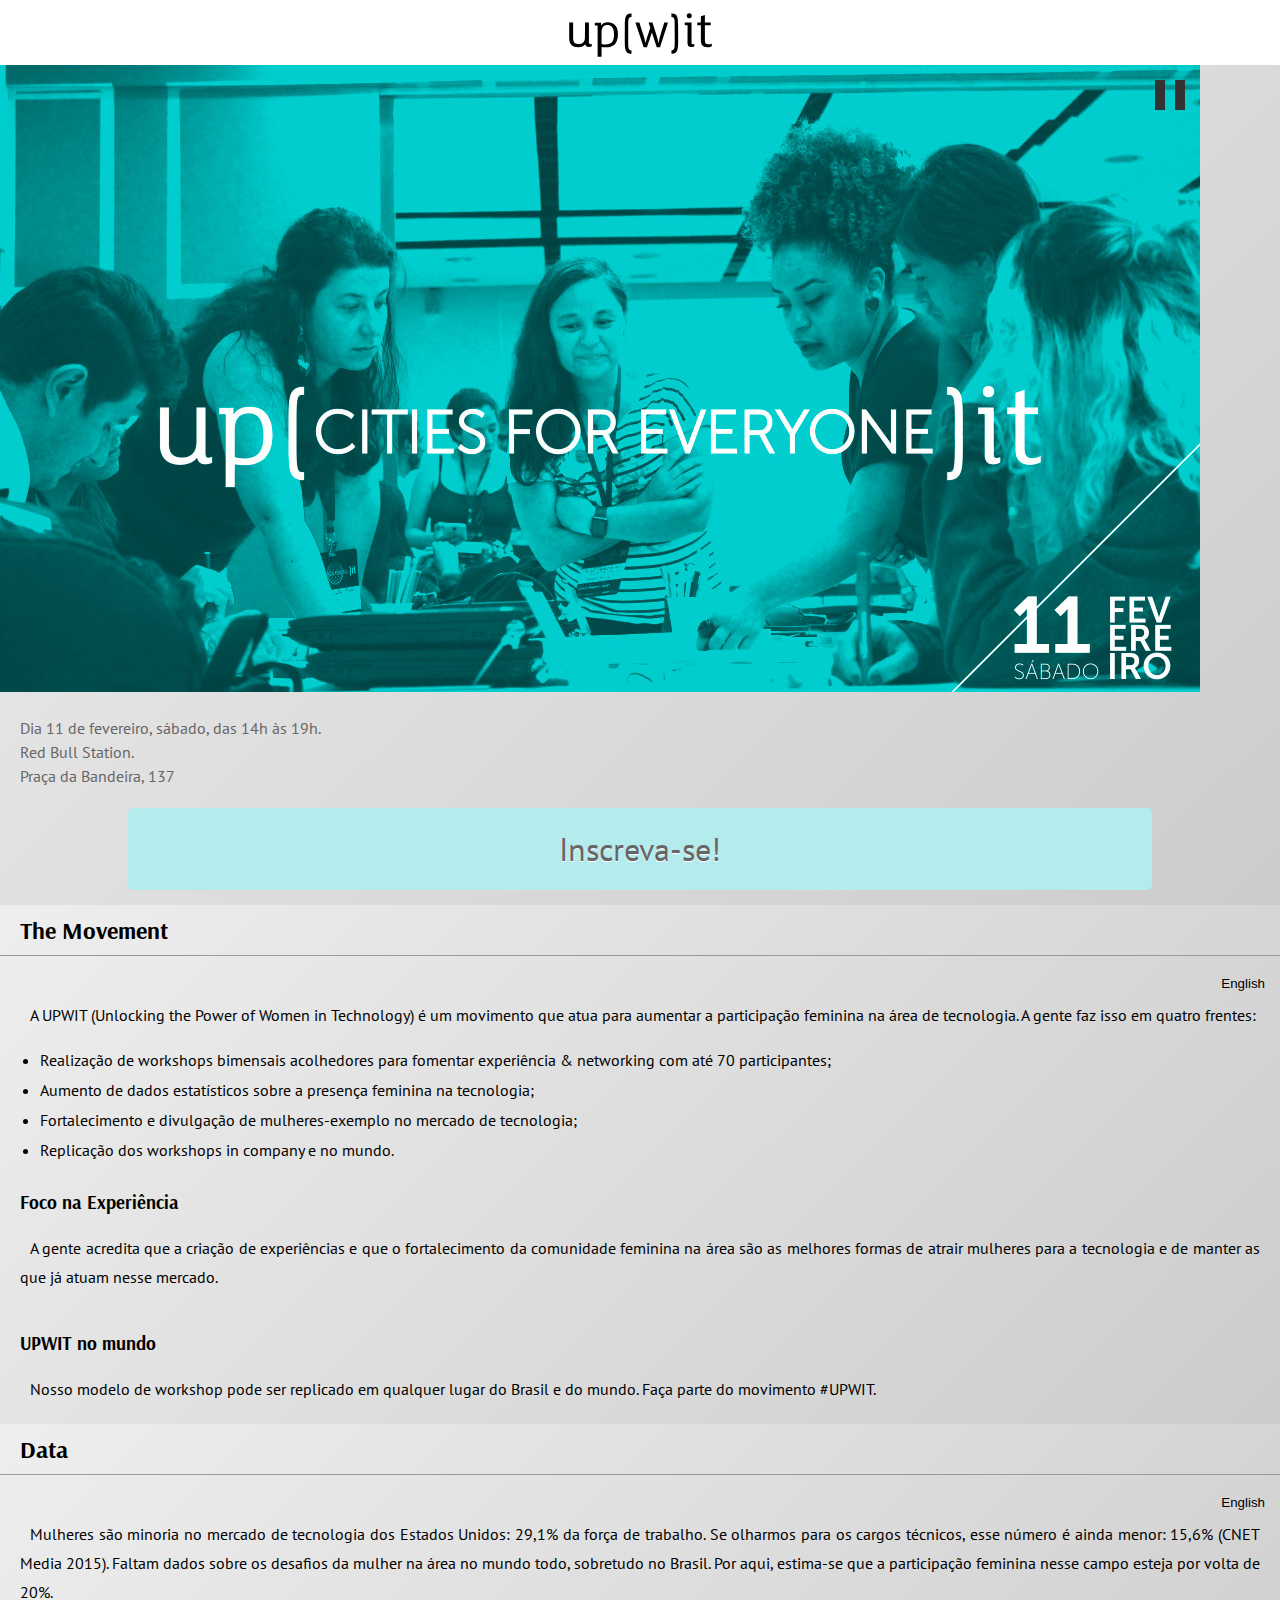
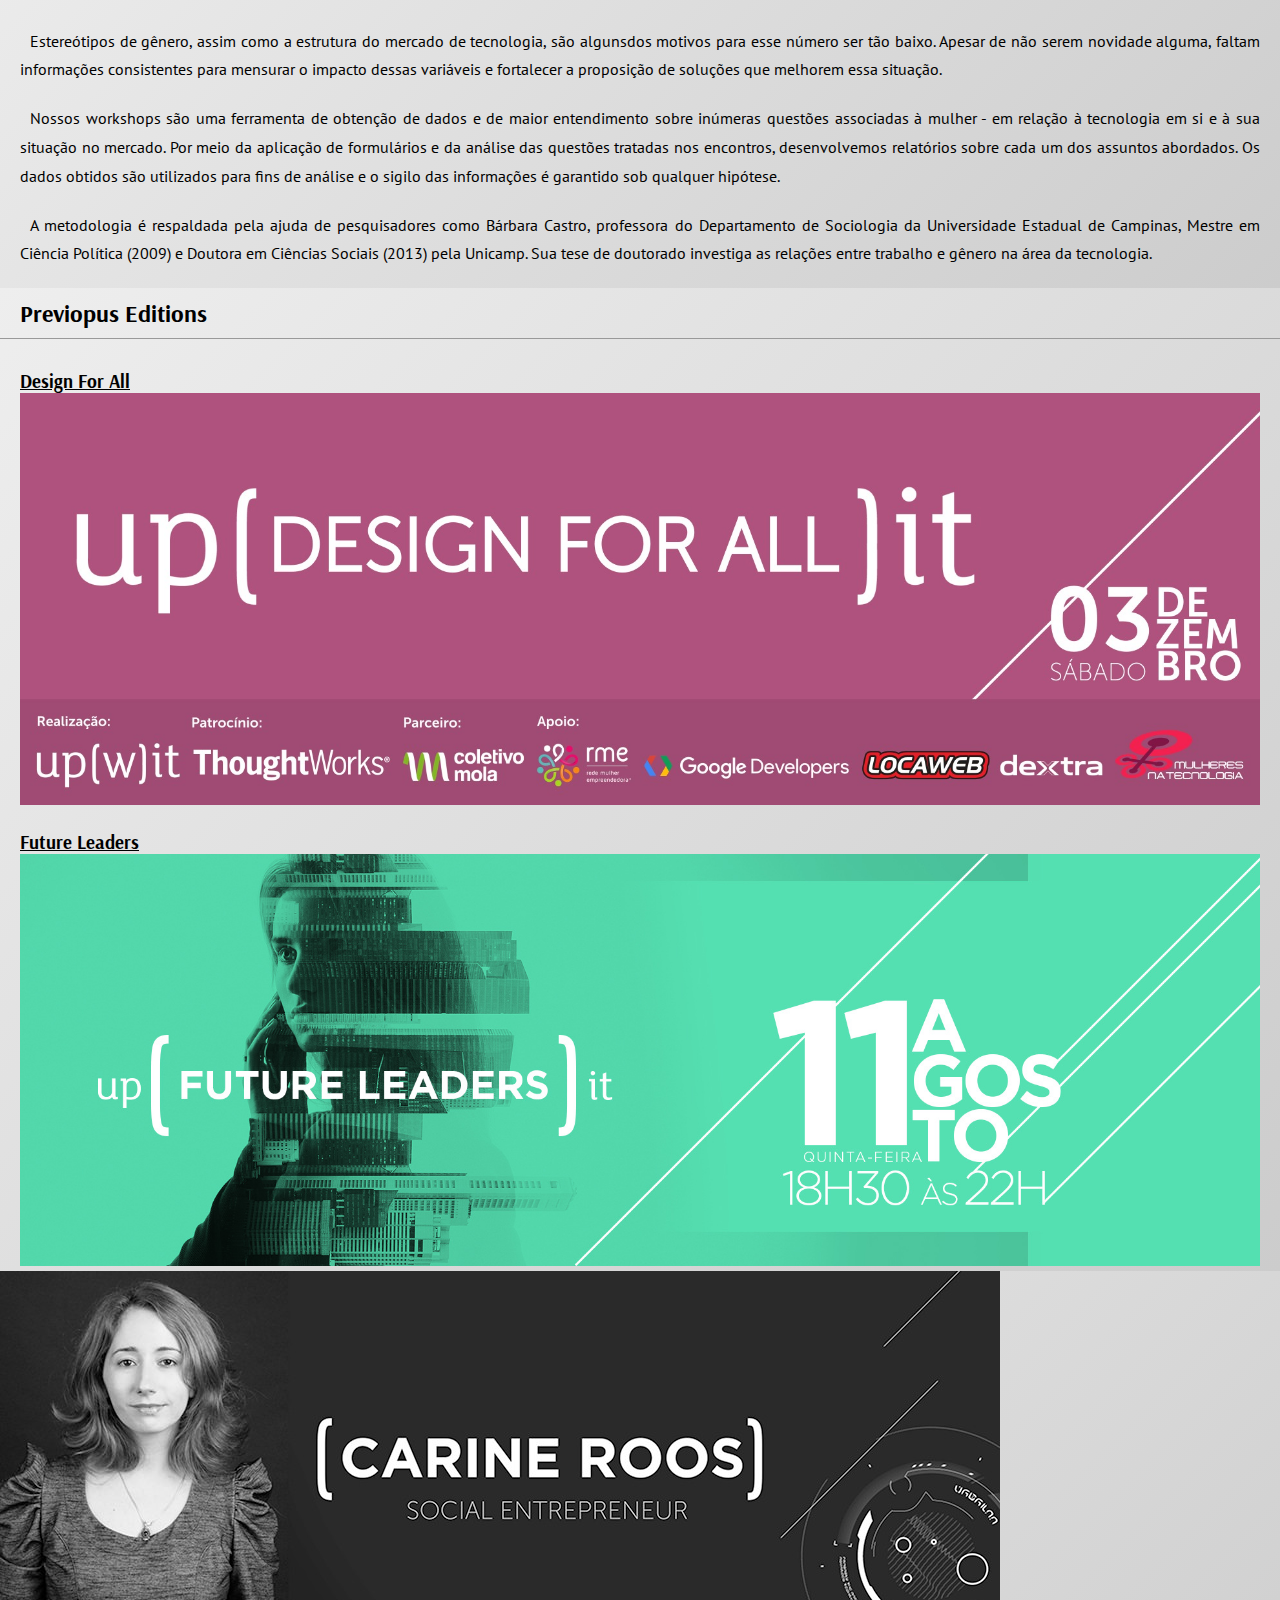
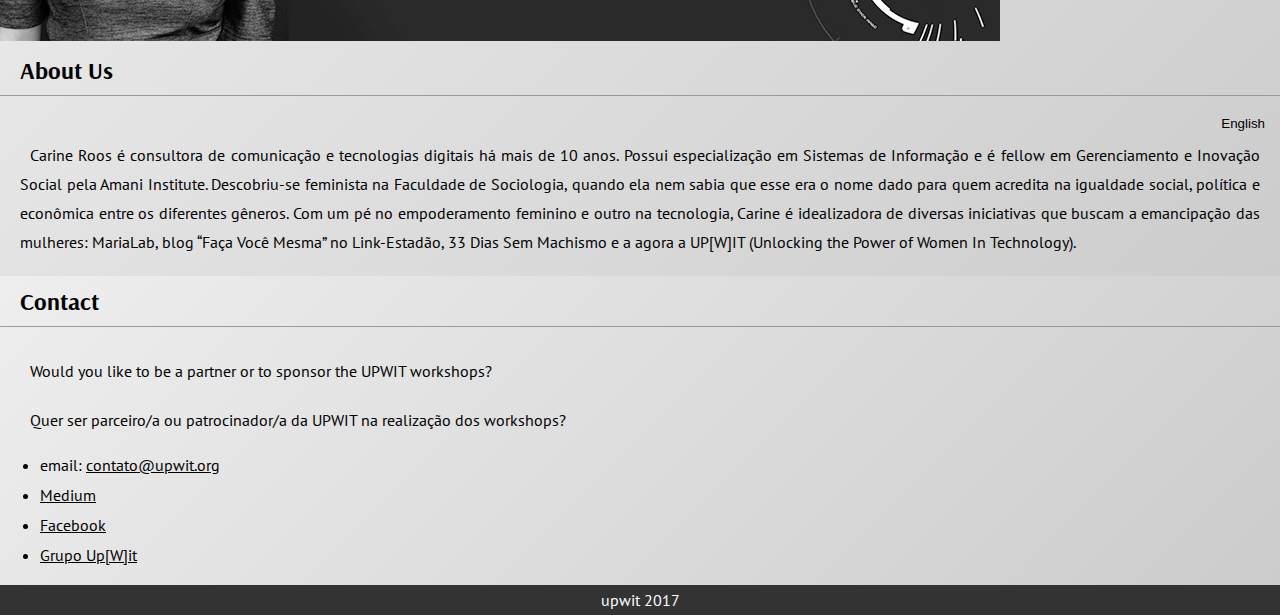
<file: index.html>
<!DOCTYPE html>
<html lang="pt-br">
<head>
	<meta charset="UTF-8">
	<meta name="viewport" content="width=device-width">
	<link href="https://fonts.googleapis.com/css?family=Arsenal" rel="stylesheet">
	<link href="https://fonts.googleapis.com/css?family=PT+Sans" rel="stylesheet">
	<link rel="stylesheet" href="css/upwit.css">
	<title>Cities for Everyone: UPWIT - Unlocking the Power of Women in Technology</title>
</head>
<body id="cities-for-everyone">
	<header class="header-nav">
		<h1 lang="en"><a href="#">UPWIT - Unlocking the Power of Women in Technology</a></h1>
		<nav>
			<button title="menu" class="nav-btn hidden-lg">
				<span class="bar"></span>
				<span class="bar"></span>
				<span class="bar"></span>
			</button>
			<ul class="nav-links" lang="en">
				<li><a lang="en" href="#the-movement">The Movement</a></li>
				<li><a lang="en" href="#data">Data</a></li>
				<li><a lang="en" href="#previous-editions">Previous Editions</a></li>
				<li><a lang="en" href="#about-us">About Us</a></li>
				<li><a lang="en" href="#contact">Contact</a></li>
			</ul>
		</nav>
	</header>

	<article id="featured">
		<h2 class="hidden-lg"><span lang="en"><a href="cities-for-everyone.html">Cities For Everyone</a></span></h2>
		<figure class="banner">
			<a href="cities-for-everyone.html">
				<img src="img/banners/citiesforeveryone_home_1200.jpg" alt="Cities for Everyone. Sábado 11 de fevereiro">
			</a>
			<figcaption>
				Dia 11 de fevereiro, sábado, das 14h às 19h. <br>
				Red Bull Station. <br>
				Praça da Bandeira, 137
			</figcaption>
			<button class="pause"></button>
		</figure>
		<a href="cities-for-everyone.html" class="inscricoes">Inscreva-se!</a>
	</article>

	<article id="the-movement">
		<h2>The Movement</h2>
		<button class="btn-traduzir" aria-live="polite">English</button>
		<section>
			<p>A UPWIT (Unlocking the Power of Women in Technology) é um movimento que atua para aumentar a participação feminina na área de tecnologia. A gente faz isso em quatro frentes:</p>

			<ul>
				<li>Realização de workshops bimensais acolhedores para fomentar experiência & networking com até 70 participantes;</li>
				<li>Aumento de dados estatísticos sobre a presença feminina na tecnologia;</li>
				<li>Fortalecimento e divulgação de mulheres-exemplo no mercado de tecnologia;</li>
				<li>Replicação dos workshops in company e no mundo.</li>
			</ul>

			<h3>Foco na Experiência</h3>

			<p>A gente acredita que a criação de experiências e que o fortalecimento da comunidade feminina na área são as melhores formas de atrair mulheres para a tecnologia e de manter as que já atuam nesse mercado.</p>

			<h3>UPWIT no mundo</h3>

			<p>Nosso modelo de workshop pode ser replicado em qualquer lugar do Brasil e do mundo. Faça parte do movimento #UPWIT.</p>
		</section>
		<section lang="en">
			<p>UPWIT - Unlocking the Power of Women in Technology - is a movement working towards the increase of women participation in technology. We have four main lines of work:</p>

			<ul>
				<li>Bi-monthly warm and welcoming workshops fostering experiences & networking with up to 70 atendees;</li>
				<li>Increase of statistical data about women participation in technology;</li>
				<li>Strengthening and promotion of role-model women in the IT market;</li>
				<li>Replication of the workshops in-company throughout the world.</li>
			</ul>

			<h3>Focus on Experience</h3>

			<p>We believe that the creation of experiences and the strengthening of the female community in this field are the best ways to attract more women for the technology careers and to retaining the ones that are already working in the IT market.</p>

			<h3>UPWIT in the world</h3>

			<p>Our model of workshops can be replicated throughout Brazil and anywhere else in the world. You can also join the #UPWIT movement</p>
		</section>
	</article>

	<article id="data">
		<h2>Data</h2>
		<button class="btn-traduzir" aria-live="polite">English</button>
		<section>
			<p>Mulheres são minoria no mercado de tecnologia dos Estados Unidos: 29,1% da força de trabalho. Se olharmos para os cargos técnicos, esse número é ainda menor: 15,6% (CNET Media 2015). Faltam dados sobre os desafios da mulher na área no mundo todo, sobretudo no Brasil. Por aqui, estima-se que a participação feminina nesse campo esteja por volta de 20%.</p>

			<p>Estereótipos de gênero, assim como a estrutura do mercado de tecnologia, são algunsdos motivos para esse número ser tão baixo. Apesar de não serem novidade alguma, faltam informações consistentes para mensurar o impacto dessas variáveis e fortalecer a proposição de soluções que melhorem essa situação.</p>

			<p>Nossos workshops são uma ferramenta de obtenção de dados e de maior entendimento sobre inúmeras questões associadas à mulher - em relação à tecnologia em si e à sua situação no mercado. Por meio da aplicação de formulários e da análise das questões tratadas nos encontros, desenvolvemos relatórios sobre cada um dos assuntos abordados. Os dados obtidos são utilizados para fins de análise e o sigilo das informações é garantido sob qualquer hipótese.</p>


			<p>A metodologia é respaldada pela ajuda de pesquisadores como Bárbara Castro, professora do Departamento de Sociologia da Universidade Estadual de Campinas, Mestre em Ciência Política (2009) e Doutora em Ciências Sociais (2013) pela Unicamp. Sua tese de doutorado investiga as relações entre trabalho e gênero na área da tecnologia.</p>
		</section>
		<section lang="en">
			<p>Women are a minority in the technology market in the USA: they're only 29,1% of the workforce. If we consider technical positions, the numbers are even smaller: 15,6% (according to CNET Media 2015). There's a shortage of data regarding the challenges faced by women in this sector throughout the world and, in particular, in Brazil. Here, we estimate that women participation in IT is around only 20%.</p>
			<p>Gender stereotypes, as well as the IT market structure, are some of the reasons for such low percentages. Even though there's no real novelty in it, there's a lack of consistent information to measure the actual impact of these factors and to strengthen the solution propositions to improve this situation.</p>

			<p>Our workshops are a tool for collecting data and to improve the understanding of the several issues related to women participation in technology development and in the IT maket. Through question forms that are answered by the attendees and by analysing the issues brought up during the debates, we develop reports on each of the topics discussed. The collected info is treated in bulk only for the purpose of aggregated analysis and there's always great concern and respect to the privacy of all attendees.</p>

			<p>Our methodology is supported by the academic research work of professor Bárbara Castro, from the Sociology Department of Unicamp. Barbara has a masters degree in political sciences (2009) and a doctorate in social Sciences (2013) at Unicamp. Her doctorate thesis investigates the relations between work and gender in the technology sector.</p>
		</section>
	</article>

	<article id="previous-editions">
		<h2>Previopus Editions</h2>
		<section>

			<h3>
				<a href="design-for-all.html">
					Design For All
					<img src="img/banners/banner_com_logos_designforall_1920.jpg" alt="Banner Design for all">
				</a>
			</h3>

			<h3>
				<a href="future-leaders.html">
					Future Leaders
					<img src="img/banners/Post_palestrantes5_1920.jpg" alt="Banner Future Leaders">
				</a>
			</h3>
		</section>
	</article>

	<article id="about-us">
		<img src="img/Carine_Roos_Social_Entrepreneur_upwit.jpg" alt="Carine Roos Social Entrepreneur" class="hidden-xs">
		<h2>About Us</h2>
		<button class="btn-traduzir" aria-live="polite">English</button>
		<section>
			<p>
				Carine Roos é consultora de comunicação e tecnologias digitais há mais de 10 anos. Possui especialização em Sistemas de Informação e é fellow em Gerenciamento e Inovação Social pela Amani Institute. Descobriu-se feminista na Faculdade de Sociologia, quando ela nem sabia que esse era o nome dado para quem acredita na igualdade social, política e econômica entre os diferentes gêneros. Com um pé no empoderamento feminino e outro na tecnologia, Carine é idealizadora de diversas iniciativas que buscam a emancipação das mulheres: MariaLab, blog “Faça Você Mesma” no Link-Estadão, 33 Dias Sem Machismo e a agora a UP[W]IT (Unlocking the Power of Women In Technology).
			</p>
		</section>
		<section lang="en">
			<p>
				Carine Roos has a 10 years long career as a communications and digital technologies consultant. She's got a specialization degree in Information Systems and is a fellow in Social Innovation Management at Amani Institute. Carine first figured out that she was a feminist at the Sociology School, when she did not even know yet that this was the name given to people who believe in social, economic and political equality among all genders. Devoted to women empowerment and inclusion in technology, Carine has co-founded several initiatives such as the MariaLab hacker collective, the blog “Faça Você Mesma” ("Do it Herself") at the Link-Estadão webportal, the Facebook community "33 Dias Sem Machismo" (33 Days Without Sexism) and now the UP[W]IT movement - Unlocking the Power of Women In Technology.
			</p>
		</section>
	</article>

	<article id="contact">
		<h2 class="en">Contact</h2>

		<p class="en">Would you like to be a partner or to sponsor the UPWIT workshops?</p>

		<p>Quer ser parceiro/a ou patrocinador/a da UPWIT na realização dos workshops?</p>

		<ul>
			<li>email: <a href="mailto:contato@upwit.org">contato@upwit.org</a></li>
			<li><a href="https://medium.com/@upwit">Medium</a></li>
			<li><a href="https://www.facebook.com/UPWIT/">Facebook</a></li>
			<li><a href="https://www.facebook.com/groups/upwit/">Grupo Up[W]it</a></li>
		</ul>
	</article>
	<footer>
		upwit 2017
	</footer>
<script type="text/javascript" src="js/upwit.js"></script>
</body>
</html>
</file>
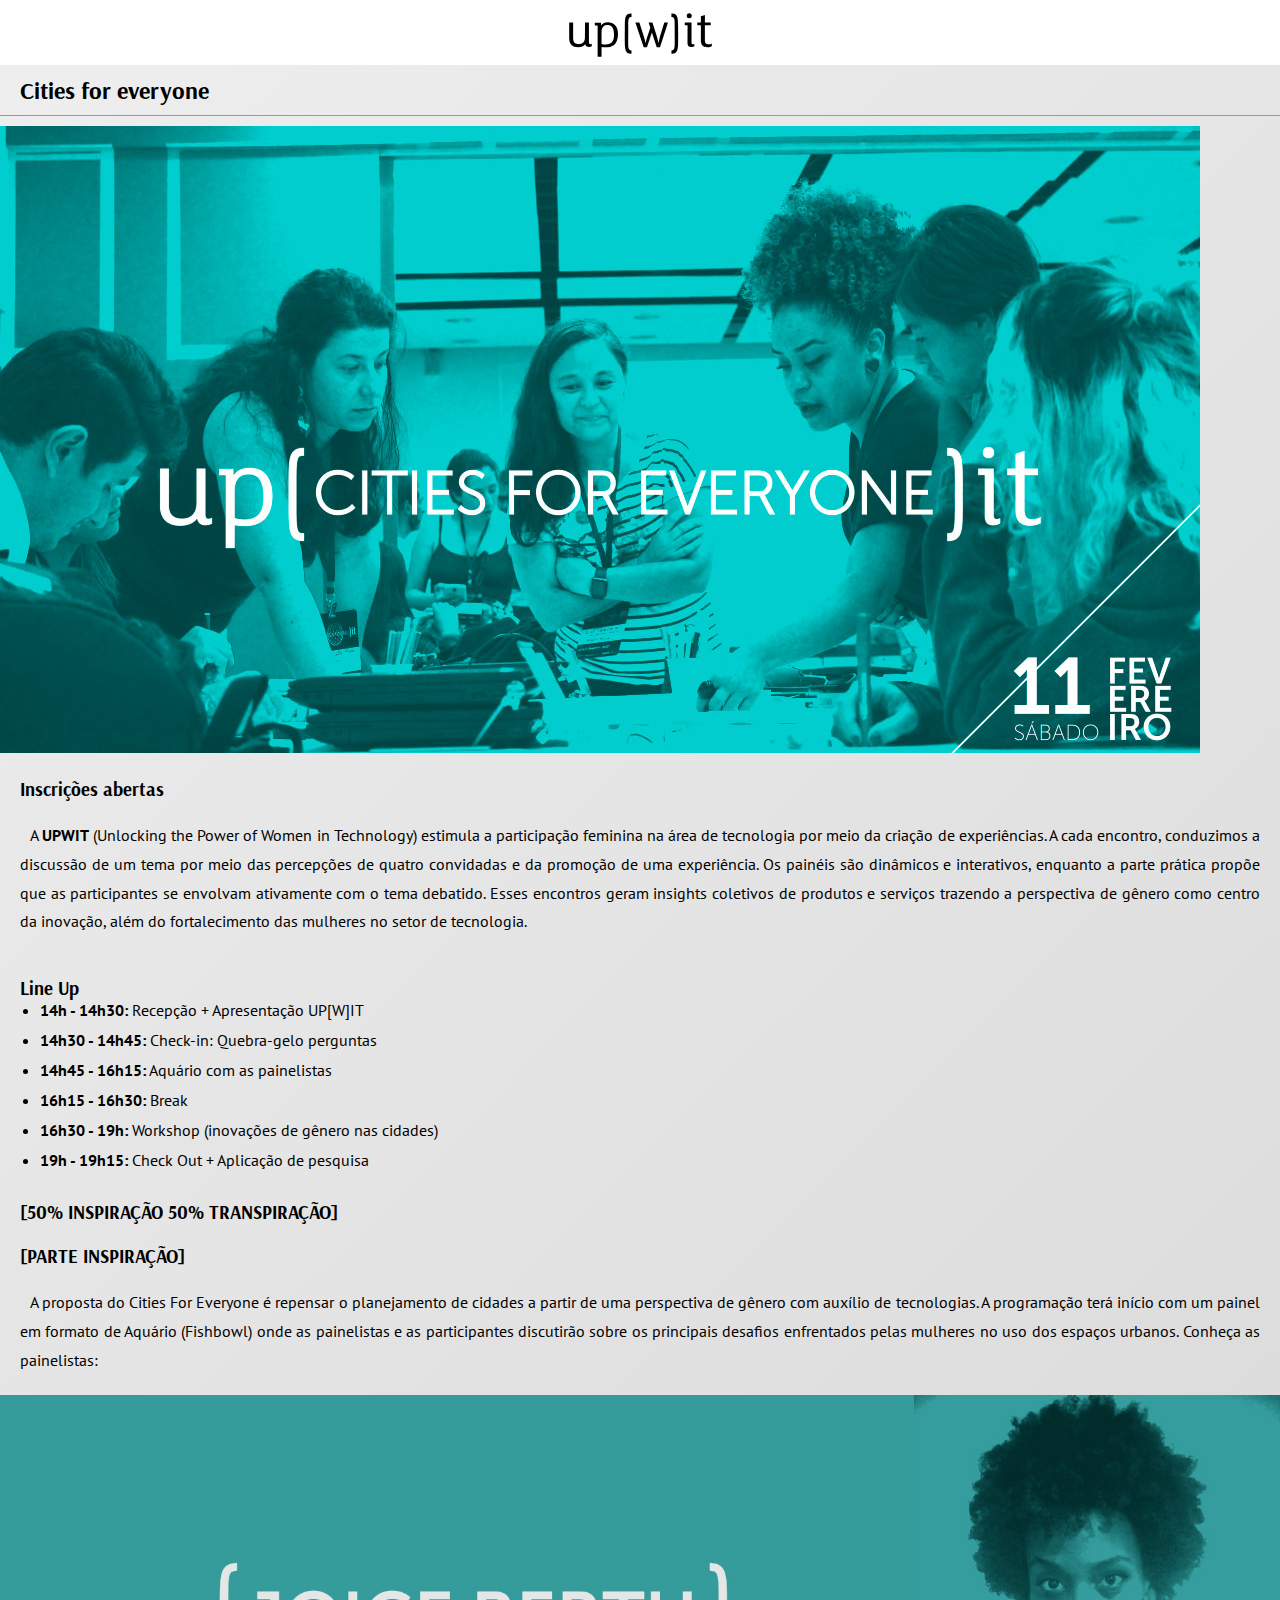
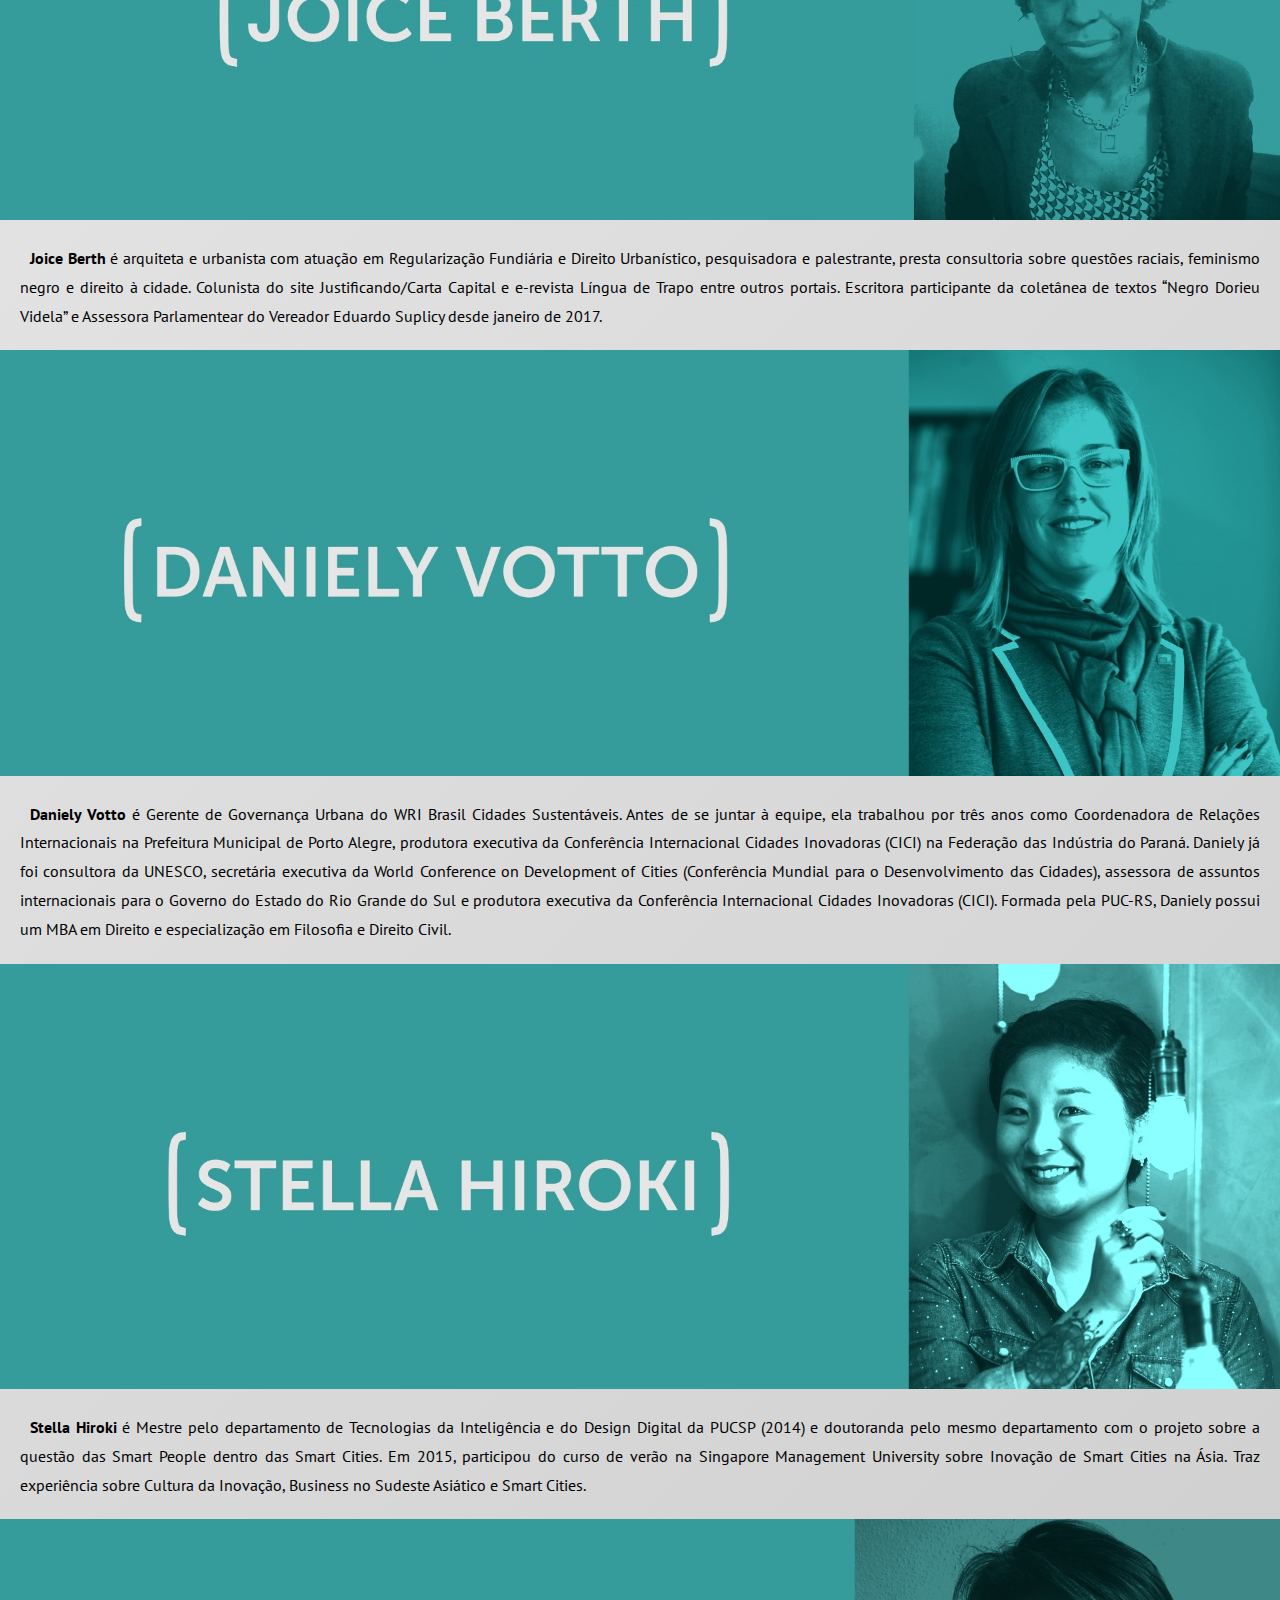
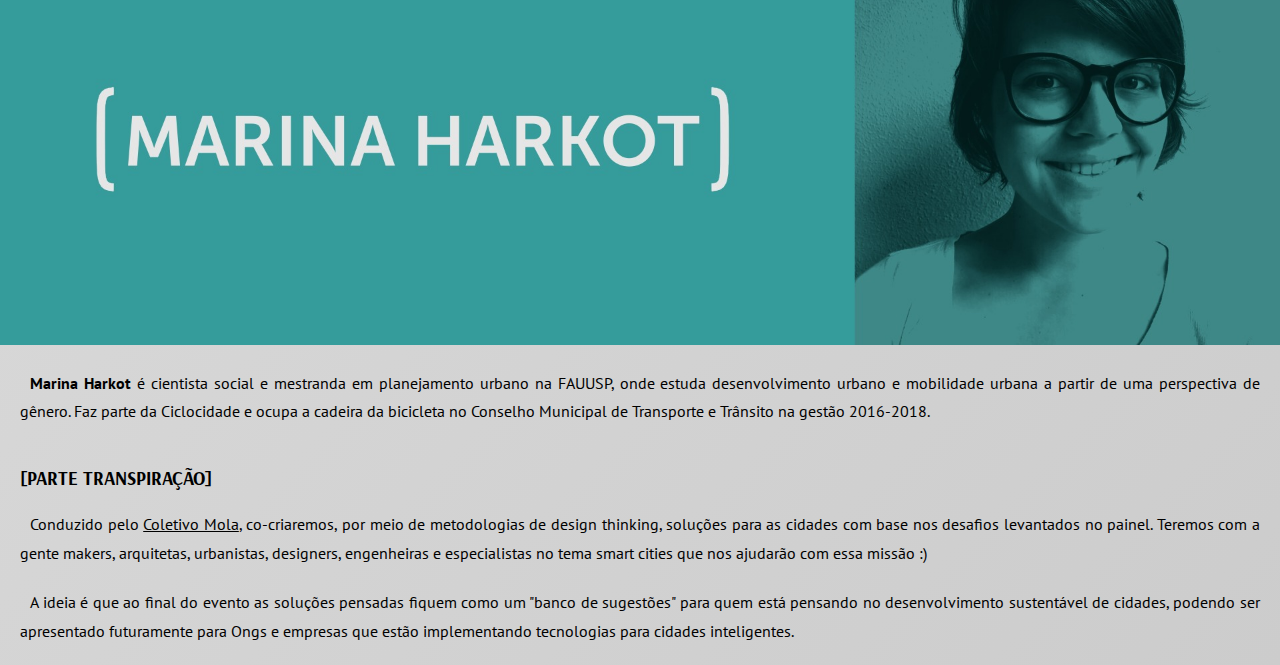
<file: cities-for-everyone.html>
<!DOCTYPE html>
<html lang="pt-br">
<head>
	<meta charset="UTF-8">
	<meta name="viewport" content="width=device-width">
	<link href="https://fonts.googleapis.com/css?family=Arsenal" rel="stylesheet">
	<link href="https://fonts.googleapis.com/css?family=PT+Sans" rel="stylesheet">
	<link rel="stylesheet" href="css/upwit.css">
	<title>UPWIT - Unlocking the Power of Women in Technology</title>
</head>
<body>
	<header class="header-nav">
		<h1 lang="en"><a href="index.html">UPWIT - Unlocking the Power of Women in Technology</a></h1>
		<nav class="hidden-lg">
			<button title="menu" class="nav-btn">
				<span class="bar"></span>
				<span class="bar"></span>
				<span class="bar"></span>
			</button>
			<ul class="nav-links" lang="en">
				<li><a href="#the-movement">The Movement</a></li>
				<li><a href="#data">Data</a></li>
				<li><a href="#about-us">About Us</a></li>
				<li><a href="#contact">Contact</a></li>
			</ul>
		</nav>
	</header>
	<article>
		<h2><span lang="en">Cities for everyone</span></h2>
		<figure class="featured">
			<img src="img/banners/citiesforeveryone_home_1200.jpg" alt="Cities for Everyone. Sábado 11 de fevereiro de 2017">
		</figure>
		<h3>Inscrições abertas</h3>
		<p>
			A <strong>UPWIT</strong> (Unlocking the Power of Women in Technology) estimula a participação feminina na área de tecnologia por meio da criação de experiências. A cada encontro, conduzimos a discussão de um tema por meio das percepções de quatro convidadas e da promoção de uma experiência. Os painéis são dinâmicos e interativos, enquanto a parte prática propõe que as participantes se envolvam ativamente com o tema debatido. Esses encontros geram insights coletivos de produtos e serviços trazendo a perspectiva de gênero como centro da inovação, além do fortalecimento das mulheres no setor de tecnologia.
		</p>

		<h3>Line Up</h3>
		<ul>
			<li><strong>14h - 14h30:</strong> Recepção + Apresentação UP[W]IT</li>
			<li><strong>14h30 - 14h45:</strong> Check-in: Quebra-gelo perguntas</li>
			<li><strong>14h45 - 16h15:</strong> Aquário com as painelistas</li>
			<li><strong>16h15 - 16h30:</strong> Break</li>
			<li><strong>16h30 - 19h:</strong> Workshop (inovações de gênero nas cidades)</li>
			<li><strong>19h - 19h15:</strong> Check Out + Aplicação de pesquisa</li>
		</ul>

		<h3>[50% INSPIRAÇÃO 50% TRANSPIRAÇÃO]</h3>

		<h3>[PARTE INSPIRAÇÃO]</h3>
		<p>
			A proposta do Cities For Everyone é repensar o planejamento de cidades a partir de uma perspectiva de gênero com auxílio de tecnologias. A programação terá início com um painel em formato de Aquário (Fishbowl) onde as painelistas e as participantes discutirão sobre os principais desafios enfrentados pelas mulheres no uso dos espaços urbanos. Conheça as painelistas:
		</p>

		<img src="img/JoiceBerth_banner_CitiesForEveryone_1920.jpg" alt="Painelista Joice Berth" />
		<p>
			<strong>Joice Berth</strong> é arquiteta e urbanista com atuação em Regularização Fundiária e Direito Urbanístico, pesquisadora e palestrante, presta consultoria sobre questões raciais, feminismo negro e direito à cidade. Colunista do site Justificando/Carta Capital e e-revista Língua de Trapo entre outros portais. Escritora participante da coletânea de textos “Negro Dorieu Videla” e Assessora Parlamentear do Vereador Eduardo Suplicy desde janeiro de 2017.
		</p>

		<img src="img/DanielyVotto_banner_CitiesForEveryone_1920.jpg" alt="Painelista Daniely Votto" />

		<p>
			<strong>Daniely Votto</strong> é Gerente de Governança Urbana do WRI Brasil Cidades Sustentáveis. Antes de se juntar à equipe, ela trabalhou por três anos como Coordenadora de Relações Internacionais na Prefeitura Municipal de Porto Alegre, produtora executiva da Conferência Internacional Cidades Inovadoras (CICI) na Federação das Indústria do Paraná. Daniely já foi consultora da UNESCO, secretária executiva da World Conference on Development of Cities (Conferência Mundial para o Desenvolvimento das Cidades), assessora de assuntos internacionais para o Governo do Estado do Rio Grande do Sul e produtora executiva da Conferência Internacional Cidades Inovadoras (CICI). Formada pela PUC-RS, Daniely possui um MBA em Direito e especialização em Filosofia e Direito Civil.
		</p>

		<img src="img/StellaHiroki_banner_CitiesForEveryone_1920.jpg" alt="Painelista Stella Hiroki" />

		<p>
			<strong>Stella Hiroki</strong> é Mestre pelo departamento de Tecnologias da Inteligência e do Design Digital da PUCSP (2014) e doutoranda pelo mesmo departamento com o projeto sobre a questão das Smart People dentro das Smart Cities. Em 2015, participou do curso de verão na Singapore Management University sobre Inovação de Smart Cities na Ásia. Traz experiência sobre Cultura da Inovação, Business no Sudeste Asiático e Smart Cities.
		</p>

		<img src="img/MarinaHarkot_banner_CitiesForEveryone_1920.jpg" alt="Painelista Marina Harkot" />

		<p>
			<strong>Marina Harkot</strong> é cientista social e mestranda em planejamento urbano na FAUUSP, onde estuda desenvolvimento urbano e mobilidade urbana a partir de uma perspectiva de gênero. Faz parte da Ciclocidade e ocupa a cadeira da bicicleta no Conselho Municipal de Transporte e Trânsito na gestão 2016-2018. 
		</p>

		<h3>[PARTE TRANSPIRAÇÃO]</h3>
		<p>
			Conduzido pelo <a href="http://www.coletivomola.com.br/">Coletivo Mola</a>, co-criaremos, por meio de metodologias de design thinking, soluções para as cidades com base nos desafios levantados no painel. Teremos com a gente makers, arquitetas, urbanistas, designers, engenheiras e especialistas no tema smart cities que nos ajudarão com essa missão :)
		</p>

		<p>
			A ideia é que ao final do evento as soluções pensadas fiquem como um "banco de sugestões" para quem está pensando no desenvolvimento sustentável de cidades, podendo ser apresentado futuramente para Ongs e empresas que estão implementando tecnologias para cidades inteligentes.
		</p>
	</article>
<script type="text/javascript" src="js/upwit.js"></script>
</body>
</html>
</file>
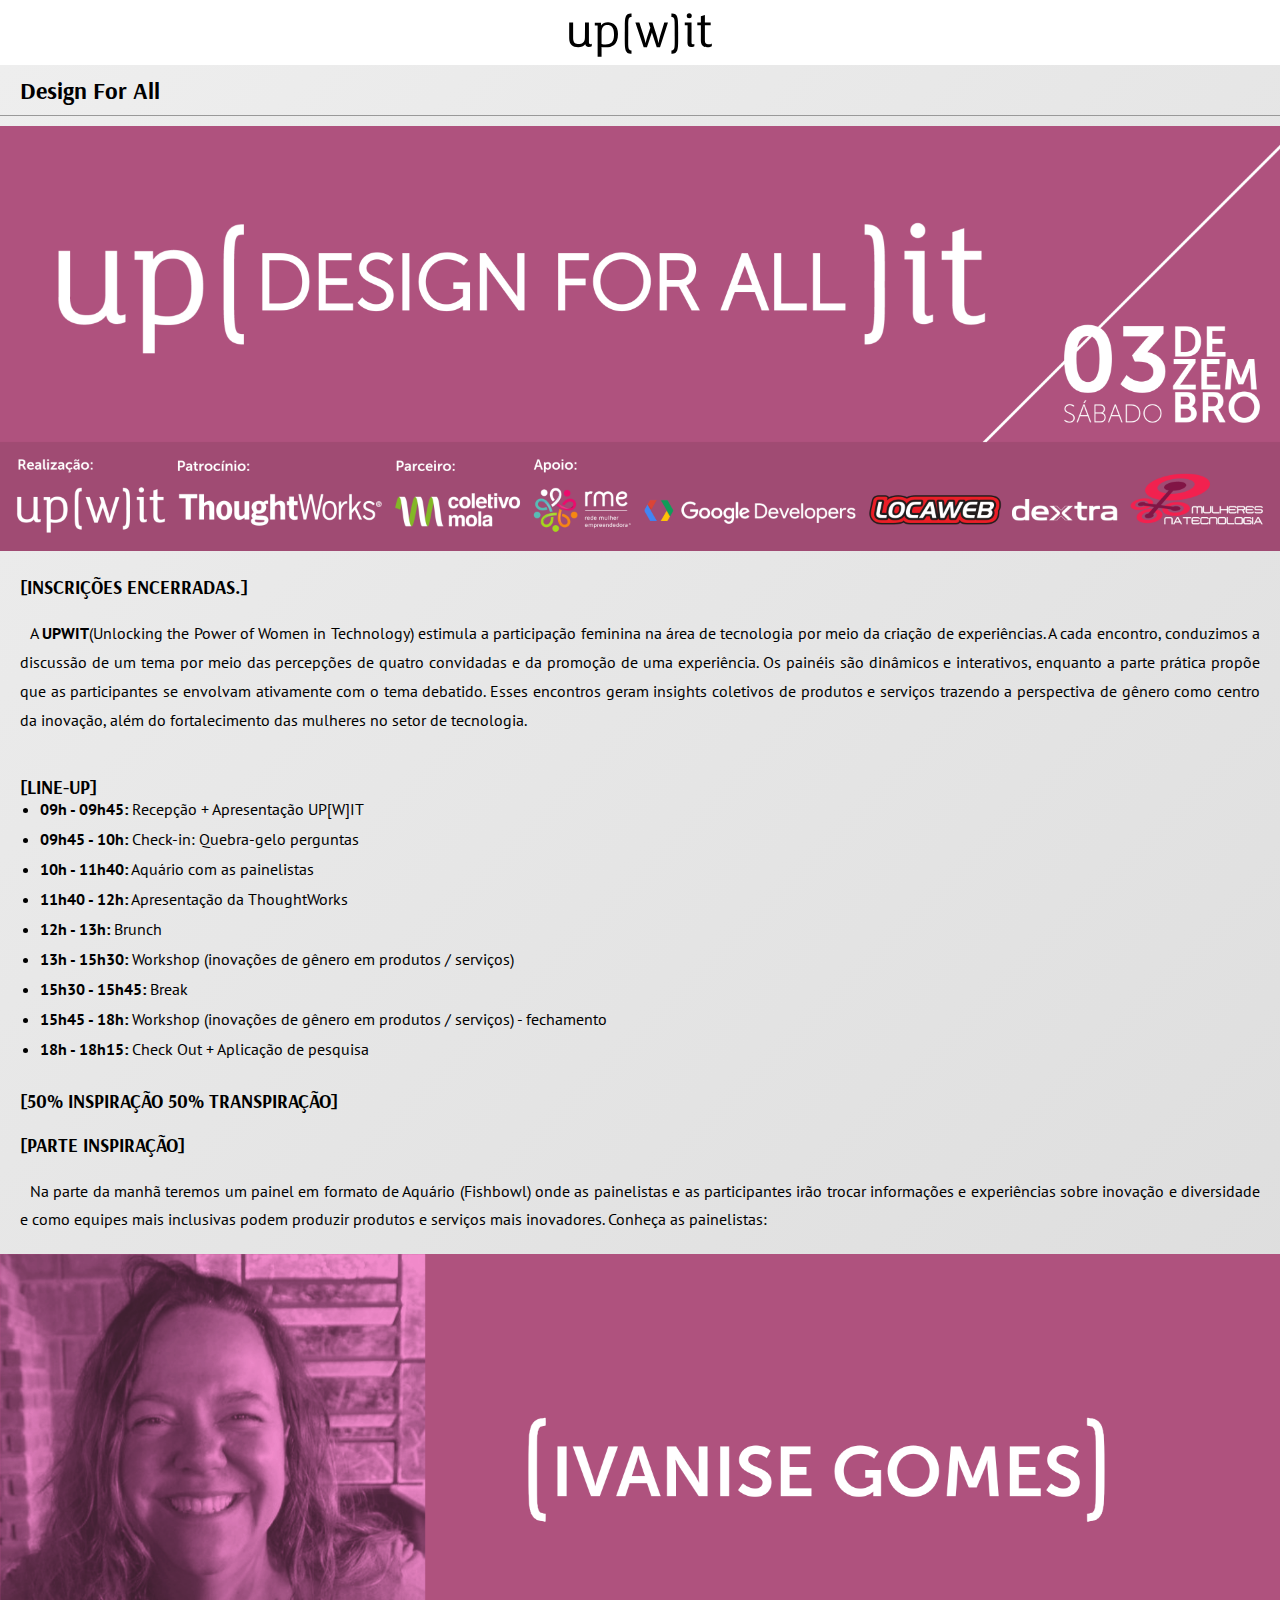
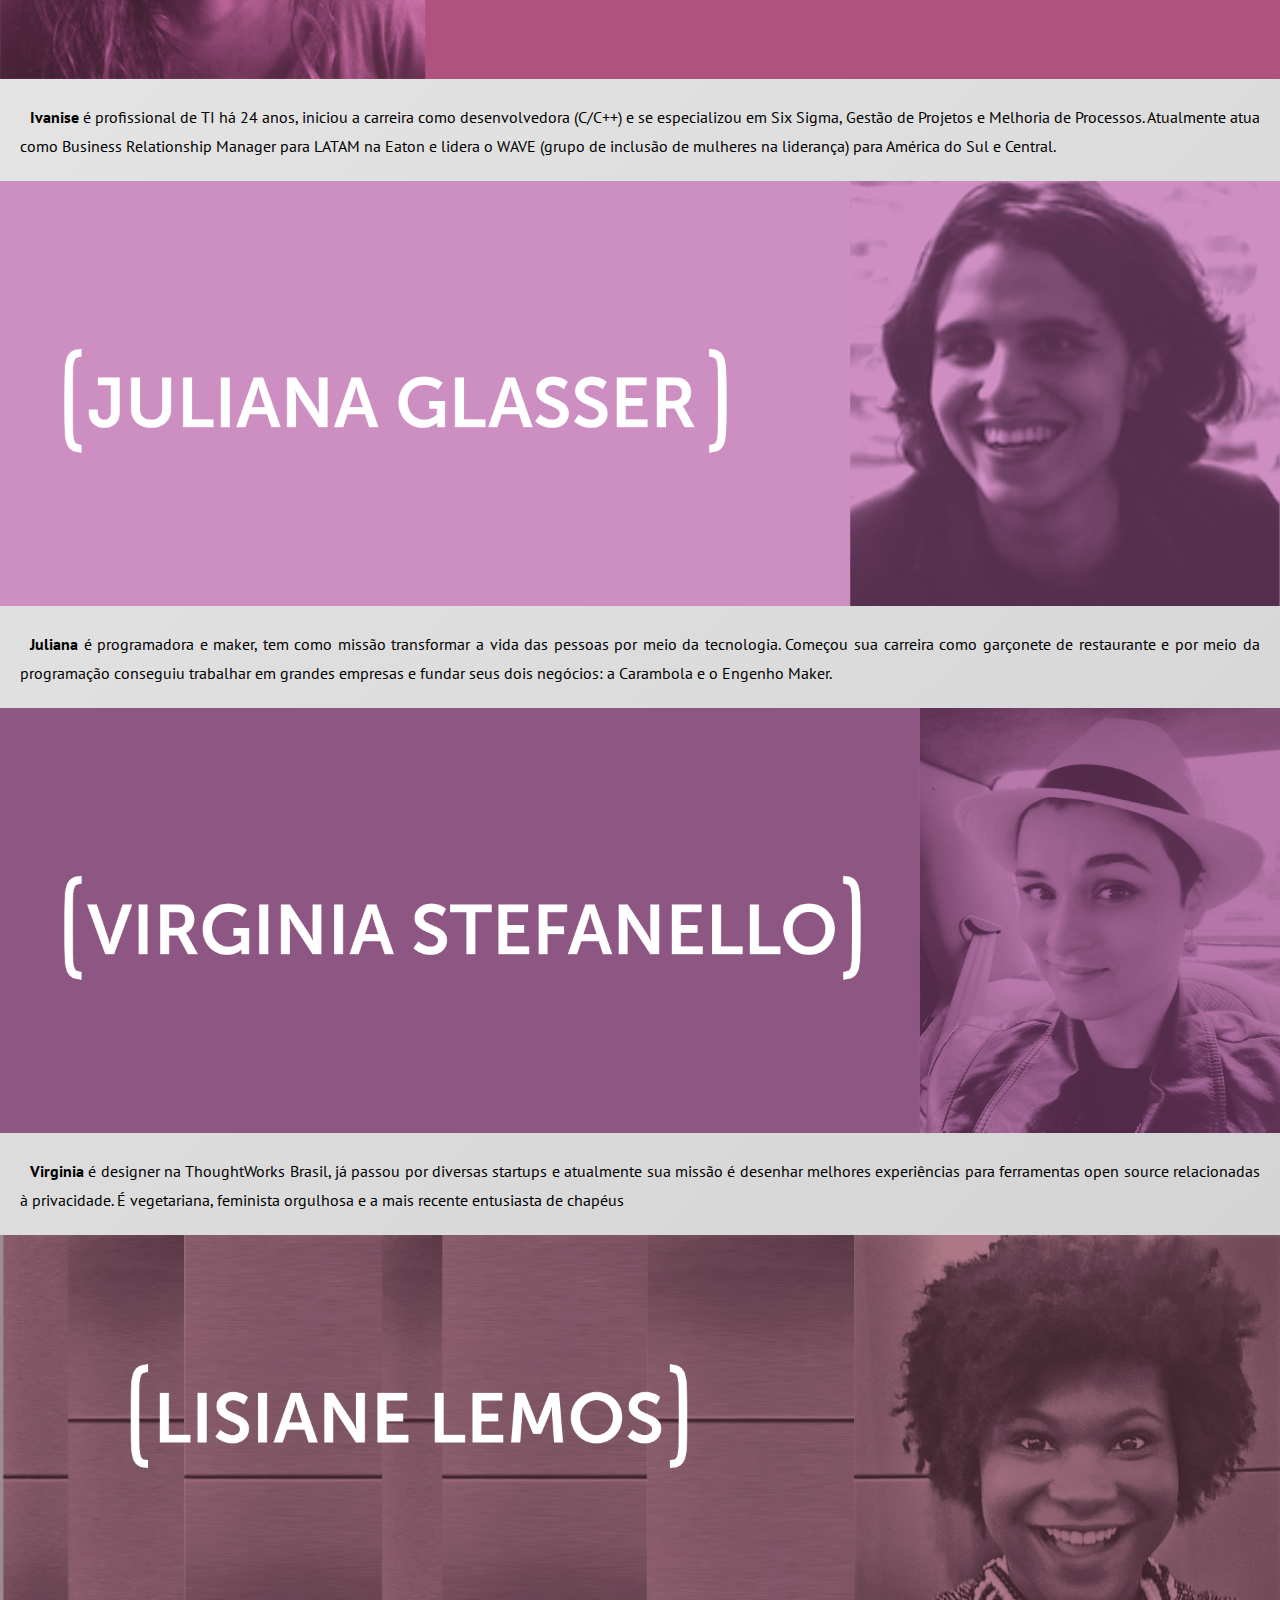
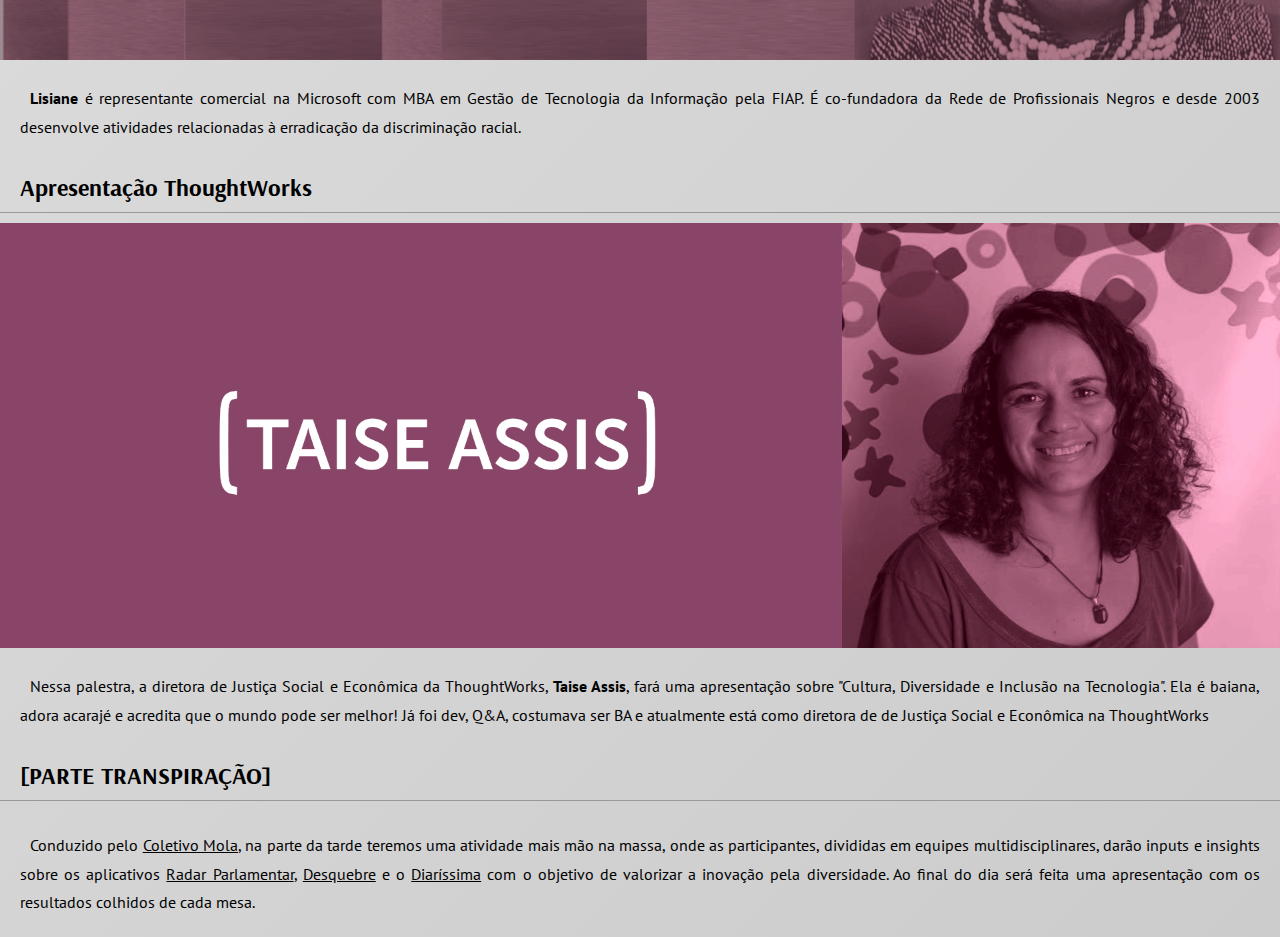
<file: design-for-all.html>
<!DOCTYPE html>
<html lang="pt-br">
<head>
	<meta charset="UTF-8">
	<meta name="viewport" content="width=device-width">
	<link href="https://fonts.googleapis.com/css?family=Arsenal" rel="stylesheet">
	<link href="https://fonts.googleapis.com/css?family=PT+Sans" rel="stylesheet">
	<link rel="stylesheet" href="css/upwit.css">
	<title>UPWIT - Unlocking the Power of Women in Technology</title>
</head>
<body>
	<header class="header-nav">
		<h1 lang="en"><a href="index.html">UPWIT - Unlocking the Power of Women in Technology</a></h1>
		<nav class="hidden-lg">
			<button title="menu" class="nav-btn">
				<span class="bar"></span>
				<span class="bar"></span>
				<span class="bar"></span>
			</button>
			<ul class="nav-links" lang="en">
				<li><a href="#the-movement">The Movement</a></li>
				<li><a href="#data">Data</a></li>
				<li><a href="#about-us">About Us</a></li>
				<li><a href="#contact">Contact</a></li>
			</ul>
		</nav>
	</header>
	<article>
		<h2><span lang="en">Design For All</span></h2>
		<figure class="featured">
			<img src="img/banners/banner_com_logos_designforall_1920.png" alt="Design For All. Sábado 03 de dezembro de 2016">
		</figure>

		<h3>[INSCRIÇÕES ENCERRADAS.]</h3>
		<p>
			A <strong>UPWIT</strong>(Unlocking the Power of Women in Technology) estimula a participação feminina na área de tecnologia por meio da criação de experiências. A cada encontro, conduzimos a discussão de um tema por meio das percepções de quatro convidadas e da promoção de uma experiência. Os painéis são dinâmicos e interativos, enquanto a parte prática propõe que as participantes se envolvam ativamente com o tema debatido. Esses encontros geram insights coletivos de produtos e serviços trazendo a perspectiva de gênero como centro da inovação, além do fortalecimento das mulheres no setor de tecnologia.
		</p>
		<h3>[LINE-UP]</h3>

		<ul>
			<li><strong>09h - 09h45:</strong> Recepção + Apresentação UP[W]IT</li>
			<li><strong>09h45 - 10h:</strong> Check-in: Quebra-gelo perguntas</li>
			<li><strong>10h - 11h40:</strong> Aquário com as painelistas</li>
			<li><strong>11h40 - 12h:</strong> Apresentação da ThoughtWorks</li>
			<li><strong>12h - 13h:</strong> Brunch</li>
			<li><strong>13h - 15h30:</strong> Workshop (inovações de gênero em produtos / serviços)</li>
			<li><strong>15h30 - 15h45:</strong> Break</li>
			<li><strong>15h45 - 18h:</strong> Workshop (inovações de gênero em produtos / serviços) - fechamento</li>
			<li><strong>18h - 18h15:</strong> Check Out + Aplicação de pesquisa</li>
		</ul>

		<h3>[50% INSPIRAÇÃO 50% TRANSPIRAÇÃO]</h3>

		<h3>[PARTE INSPIRAÇÃO]</h3>

		<p>
			Na parte da manhã teremos um painel em formato de Aquário (Fishbowl) onde as painelistas e as participantes irão trocar informações e experiências sobre inovação e diversidade e como equipes mais inclusivas podem produzir produtos e serviços mais inovadores. Conheça as painelistas: 
		</p>

		<img src="img/ivanise_banner_designforall_2_1920.png" alt="Painelista Ivanise Gomes" />

		<p>
			<strong>Ivanise</strong> é profissional de TI há 24 anos, iniciou a carreira como desenvolvedora (C/C++) e se especializou em Six Sigma, Gestão de Projetos e Melhoria de Processos. Atualmente atua como Business Relationship Manager para LATAM na Eaton e lidera o WAVE (grupo de inclusão de mulheres na liderança) para América do Sul e Central. 
		</p>

		<img src="img/Banner_Juliana_Glasser_1920.png" alt="Painelista Juliana Glasser" />

		<p>
			<strong>Juliana</strong> é programadora e maker, tem como missão transformar a vida das pessoas por meio da tecnologia. Começou sua carreira como garçonete de restaurante e por meio da programação conseguiu trabalhar em grandes empresas e fundar seus dois negócios: a Carambola e o Engenho Maker.
		</p>

		<img src="img/virginia_banner_designforall_1920.png" alt="Painelista Virgínia Stefanello" />

		<p>
			<strong>Virginia</strong> é designer na ThoughtWorks Brasil, já passou por diversas startups e atualmente sua missão é desenhar melhores experiências para ferramentas open source relacionadas à privacidade. É vegetariana, feminista orgulhosa e a mais recente entusiasta de chapéus
		</p>

		<img src="img/lisiane_banner_designforall_1920.png" alt="Painelista Lisiane Lemos" /> 

		<p>
			<strong>Lisiane</strong> é representante comercial na Microsoft com MBA em Gestão de Tecnologia da Informação pela FIAP. É co-fundadora da Rede de Profissionais Negros e desde 2003 desenvolve atividades relacionadas à erradicação da discriminação racial. 
		</p>

		<h2>Apresentação ThoughtWorks</h2>

		<img src="img/TaiseAssis_banner_designforall_1920.png" alt="Palestrante Taise Assis" /> 

		<p>
			Nessa palestra, a diretora de Justiça Social e Econômica da ThoughtWorks, <strong>Taise Assis</strong>, fará uma apresentação sobre "Cultura, Diversidade e Inclusão na Tecnologia".
Ela é baiana, adora acarajé e acredita que o mundo pode ser melhor! Já foi dev, Q&A, costumava ser BA e atualmente está como diretora de de Justiça Social e Econômica na ThoughtWorks 
		</p>

		<h2>[PARTE TRANSPIRAÇÃO]</h2>

		<p>
			Conduzido pelo <a href="http://www.coletivomola.com.br/" target="_blank">Coletivo Mola</a>, na parte da tarde teremos uma atividade mais mão na massa, onde as participantes, divididas em equipes multidisciplinares, darão inputs e insights sobre os aplicativos <a href="http://radarparlamentar.polignu.org/" target="_blank">Radar Parlamentar</a>, <a href="https://www.desquebre.com.br/" target="_blank">Desquebre</a> e o <a href="https://www.diarissima.com.br/" target="_blank">Diaríssima</a> com o objetivo de valorizar a inovação pela diversidade. Ao final do dia será feita uma apresentação com os resultados colhidos de cada mesa.
		</p>

</article>
<script type="text/javascript" src="js/upwit.js"></script>
</body>
</html>
</file>
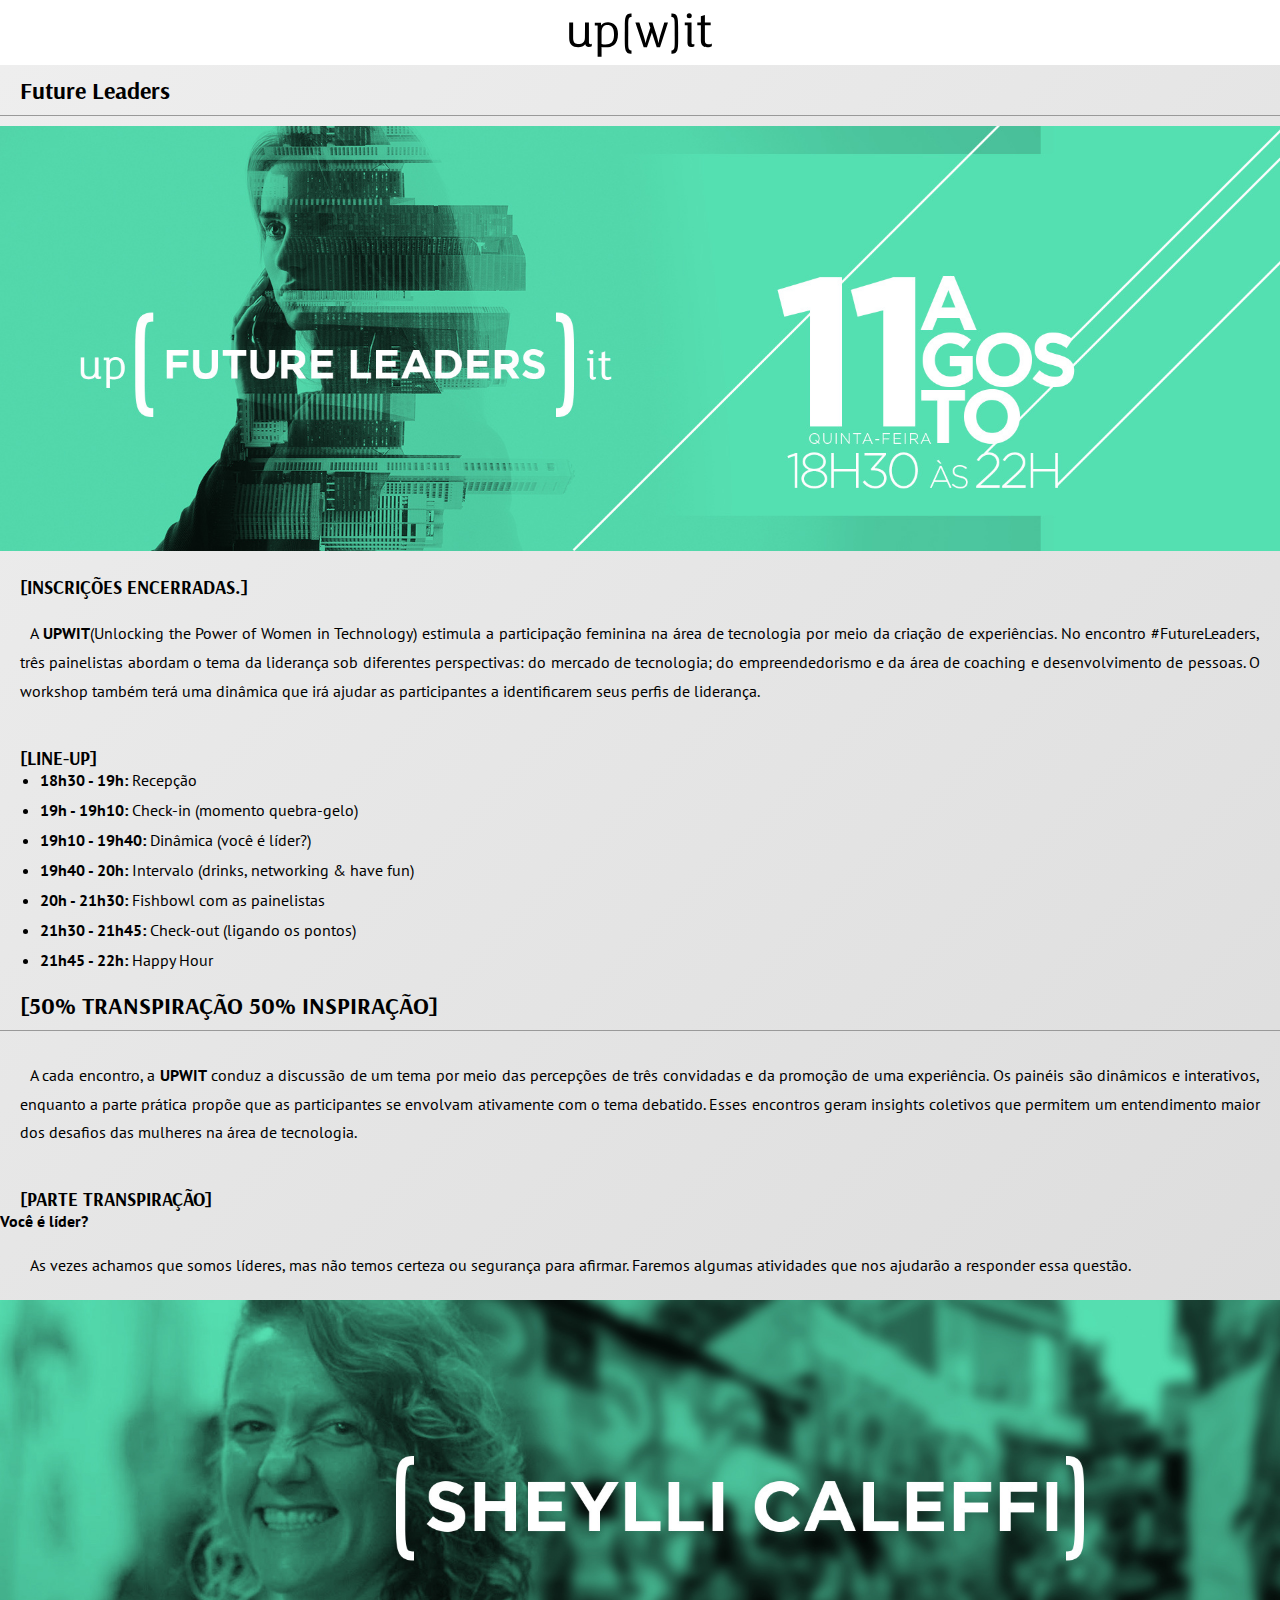
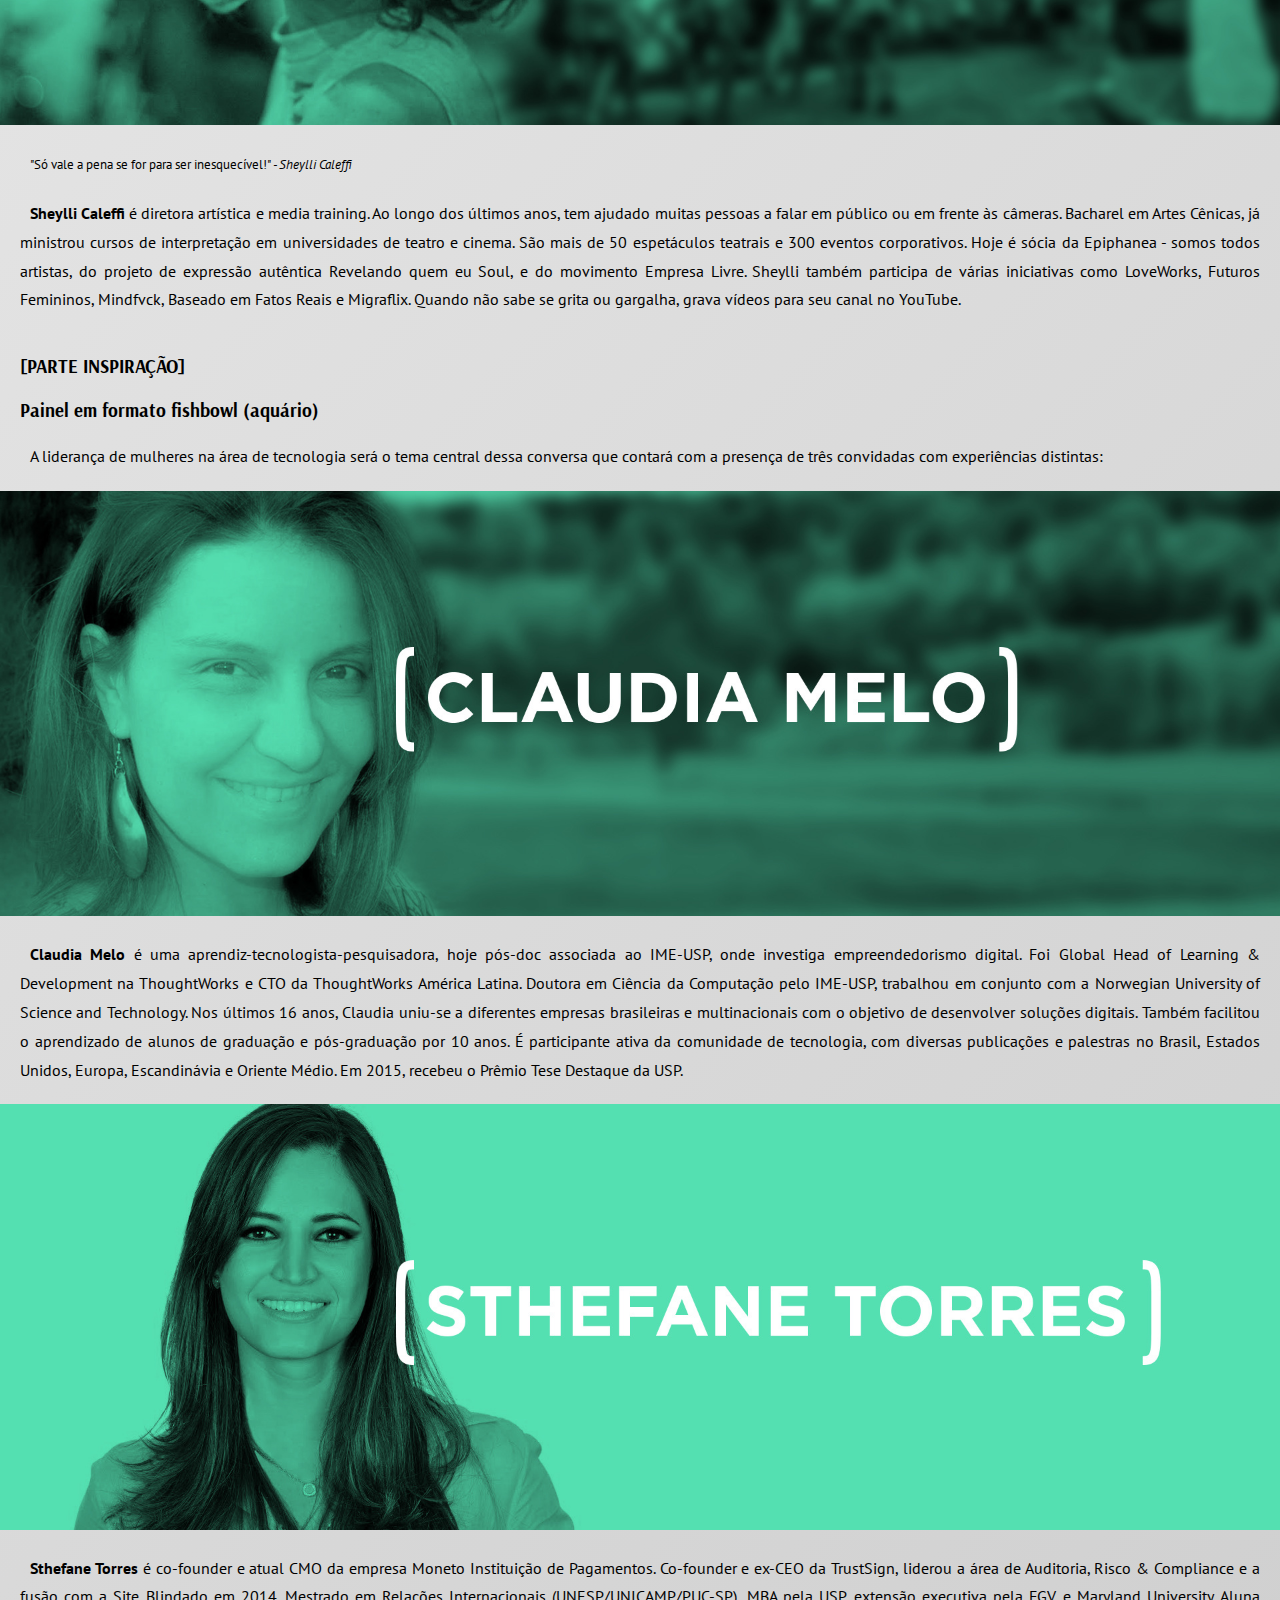
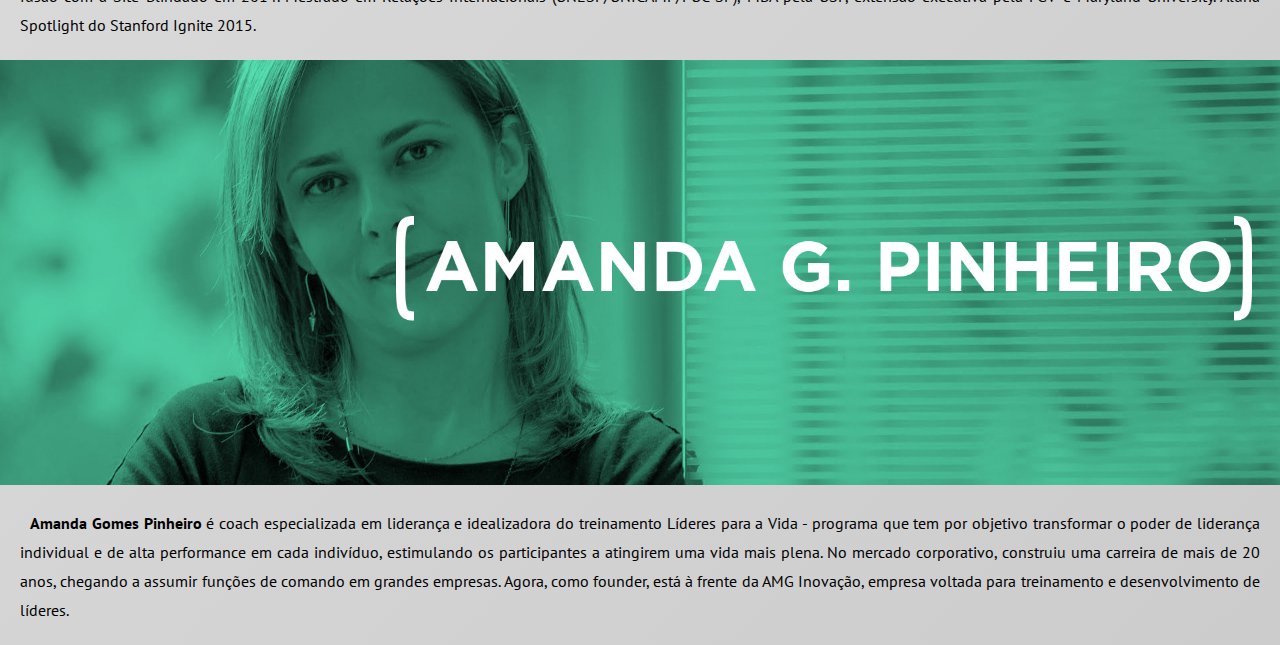
<file: future-leaders.html>
<!DOCTYPE html>
<html lang="pt-br">
<head>
	<meta charset="UTF-8">
	<meta name="viewport" content="width=device-width">
	<link href="https://fonts.googleapis.com/css?family=Arsenal" rel="stylesheet">
	<link href="https://fonts.googleapis.com/css?family=PT+Sans" rel="stylesheet">
	<link rel="stylesheet" href="css/upwit.css">
	<title>UPWIT - Unlocking the Power of Women in Technology</title>
</head>
<body>
	<header class="header-nav">
		<h1 lang="en"><a href="index.html">UPWIT - Unlocking the Power of Women in Technology</a></h1>
		<nav class="hidden-lg">
			<button title="menu" class="nav-btn">
				<span class="bar"></span>
				<span class="bar"></span>
				<span class="bar"></span>
			</button>
			<ul class="nav-links" lang="en">
				<li><a href="#the-movement">The Movement</a></li>
				<li><a href="#data">Data</a></li>
				<li><a href="#about-us">About Us</a></li>
				<li><a href="#contact">Contact</a></li>
			</ul>
		</nav>
	</header>
	<article>
		<h2><span lang="en">Future Leaders</span></h2>
		<figure class="featured">
			<img src="img/banners/Post_palestrantes5_1920.jpg" alt="Future Leaders. Quinta-feira 11 de agosto de 2016">
		</figure>

		<h3>[INSCRIÇÕES ENCERRADAS.]</h3>
		<p>
			A <strong>UPWIT</strong>(Unlocking the Power of Women in Technology) estimula a participação feminina na área de tecnologia por meio da criação de experiências. No encontro #FutureLeaders, três painelistas abordam o tema da liderança sob diferentes perspectivas: do mercado de tecnologia; do empreendedorismo e da área de coaching e desenvolvimento de pessoas. O workshop também terá uma dinâmica que irá ajudar as participantes a identificarem seus perfis de liderança.
		</p>

		<h3>[LINE-UP]</h3>

		<ul>
			<li><strong>18h30 - 19h:</strong> Recepção</li>
			<li><strong>19h - 19h10:</strong> Check-in (momento quebra-gelo)</li>
			<li><strong>19h10 - 19h40:</strong> Dinâmica (você é líder?)</li>
			<li><strong>19h40 - 20h:</strong> Intervalo (drinks, networking & have fun)</li>
			<li><strong>20h - 21h30:</strong> Fishbowl com as painelistas</li>
			<li><strong>21h30 - 21h45:</strong> Check-out (ligando os pontos)</li>
			<li><strong>21h45 - 22h:</strong> Happy Hour</li>
		</ul>

		<h2>[50% TRANSPIRAÇÃO 50% INSPIRAÇÃO]</h2>
		<p>
			A cada encontro, a <strong>UPWIT</strong> conduz a discussão de um tema por meio das percepções de três convidadas e da promoção de uma experiência. Os painéis são dinâmicos e interativos, enquanto a parte prática propõe que as participantes se envolvam ativamente com o tema debatido. Esses encontros geram insights coletivos que permitem um entendimento maior dos desafios das mulheres na área de tecnologia.
		</p>

		<h3>[PARTE TRANSPIRAÇÃO]</h3>
		<h4>Você é líder?</h4>
		<p>
			As vezes achamos que somos líderes, mas não temos certeza ou segurança para afirmar. Faremos algumas atividades que nos ajudarão a responder essa questão.
		</p>

		<img src="img/Post_palestrantes_01_1920.jpg" alt="Facilitadora Sheylli Caleffi" />

		<p>
			<small>"Só vale a pena se for para ser inesquecível!" <em>- Sheylli Caleffi</em></small>
		</p>
		<p>
			<strong>Sheylli Caleffi</strong> é diretora artística e media training. Ao longo dos últimos anos, tem ajudado muitas pessoas a falar em público ou em frente às câmeras. Bacharel em Artes Cênicas, já ministrou cursos de interpretação em universidades de teatro e cinema. São mais de 50 espetáculos teatrais e 300 eventos corporativos. Hoje é sócia da Epiphanea - somos todos artistas, do projeto de expressão autêntica Revelando quem eu Soul, e do movimento Empresa Livre. Sheylli também participa de várias iniciativas como LoveWorks, Futuros Femininos, Mindfvck, Baseado em Fatos Reais e Migraflix. Quando não sabe se grita ou gargalha, grava vídeos para seu canal no YouTube.
		</p>

		<h3>[PARTE INSPIRAÇÃO]</h3>

		<h3>Painel em formato fishbowl (aquário)</h3>
		<p>
			A liderança de mulheres na área de tecnologia será o tema central dessa conversa que contará com a presença de três convidadas com experiências distintas:
		</p>

		<img src="img/Post_palestrantes_02_1920.jpg" alt="Painelista Claudia Melo" />

		<p>
			<strong>Claudia Melo</strong> é uma aprendiz-tecnologista-pesquisadora, hoje pós-doc associada ao IME-USP, onde investiga empreendedorismo digital. Foi Global Head of Learning & Development na ThoughtWorks e CTO da ThoughtWorks América Latina. Doutora em Ciência da Computação pelo IME-USP, trabalhou em conjunto com a Norwegian University of Science and Technology. Nos últimos 16 anos, Claudia uniu-se a diferentes empresas brasileiras e multinacionais com o objetivo de desenvolver soluções digitais. Também facilitou o aprendizado de alunos de graduação e pós-graduação por 10 anos. É participante ativa da comunidade de tecnologia, com diversas publicações e palestras no Brasil, Estados Unidos, Europa, Escandinávia e Oriente Médio. Em 2015, recebeu o Prêmio Tese Destaque da USP.
		</p>

		<img src="img/Post_palestrantes_03_1920.jpg" alt="Painelista Sthefane Torres" />

		<p>
			<strong>Sthefane Torres</strong> é co-founder e atual CMO da empresa Moneto Instituição de Pagamentos. Co-founder e ex-CEO da TrustSign, liderou a área de Auditoria, Risco & Compliance e a fusão com a Site Blindado em 2014. Mestrado em Relações Internacionais (UNESP/UNICAMP/PUC-SP), MBA pela USP, extensão executiva pela FGV e Maryland University. Aluna Spotlight do Stanford Ignite 2015.
		</p>

		<img src="img/Post_palestrantes_04_1920.jpg" alt="Painelista Amanda Gomes Pinheiro" />

		<p>
			<strong>Amanda Gomes Pinheiro</strong> é coach especializada em liderança e idealizadora do treinamento Líderes para a Vida - programa que tem por objetivo transformar o poder de liderança individual e de alta performance em cada indivíduo, estimulando os participantes a atingirem uma vida mais plena. No mercado corporativo, construiu uma carreira de mais de 20 anos, chegando a assumir funções de comando em grandes empresas. Agora, como founder, está à frente da AMG Inovação, empresa voltada para treinamento e desenvolvimento de líderes.
		</p>
</article>
<script type="text/javascript" src="js/upwit.js"></script>
</body>
</html>
</file>
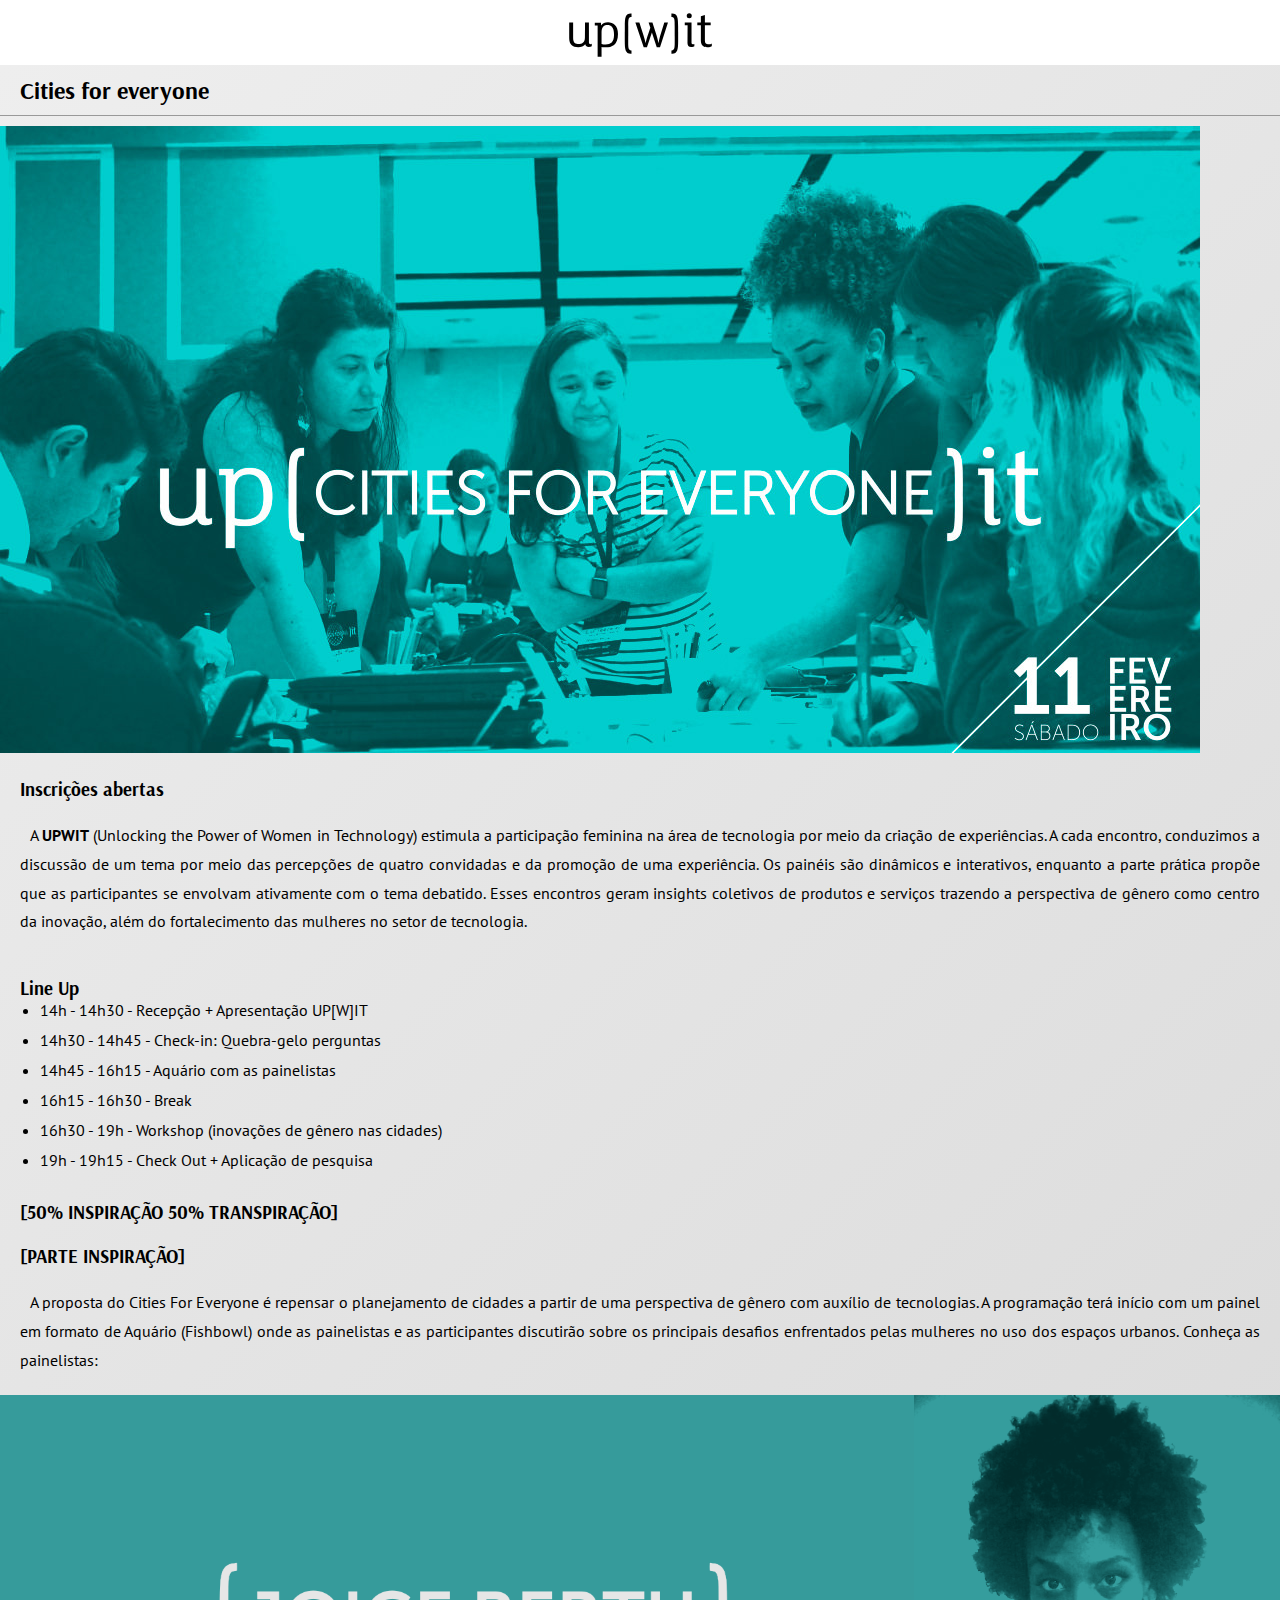
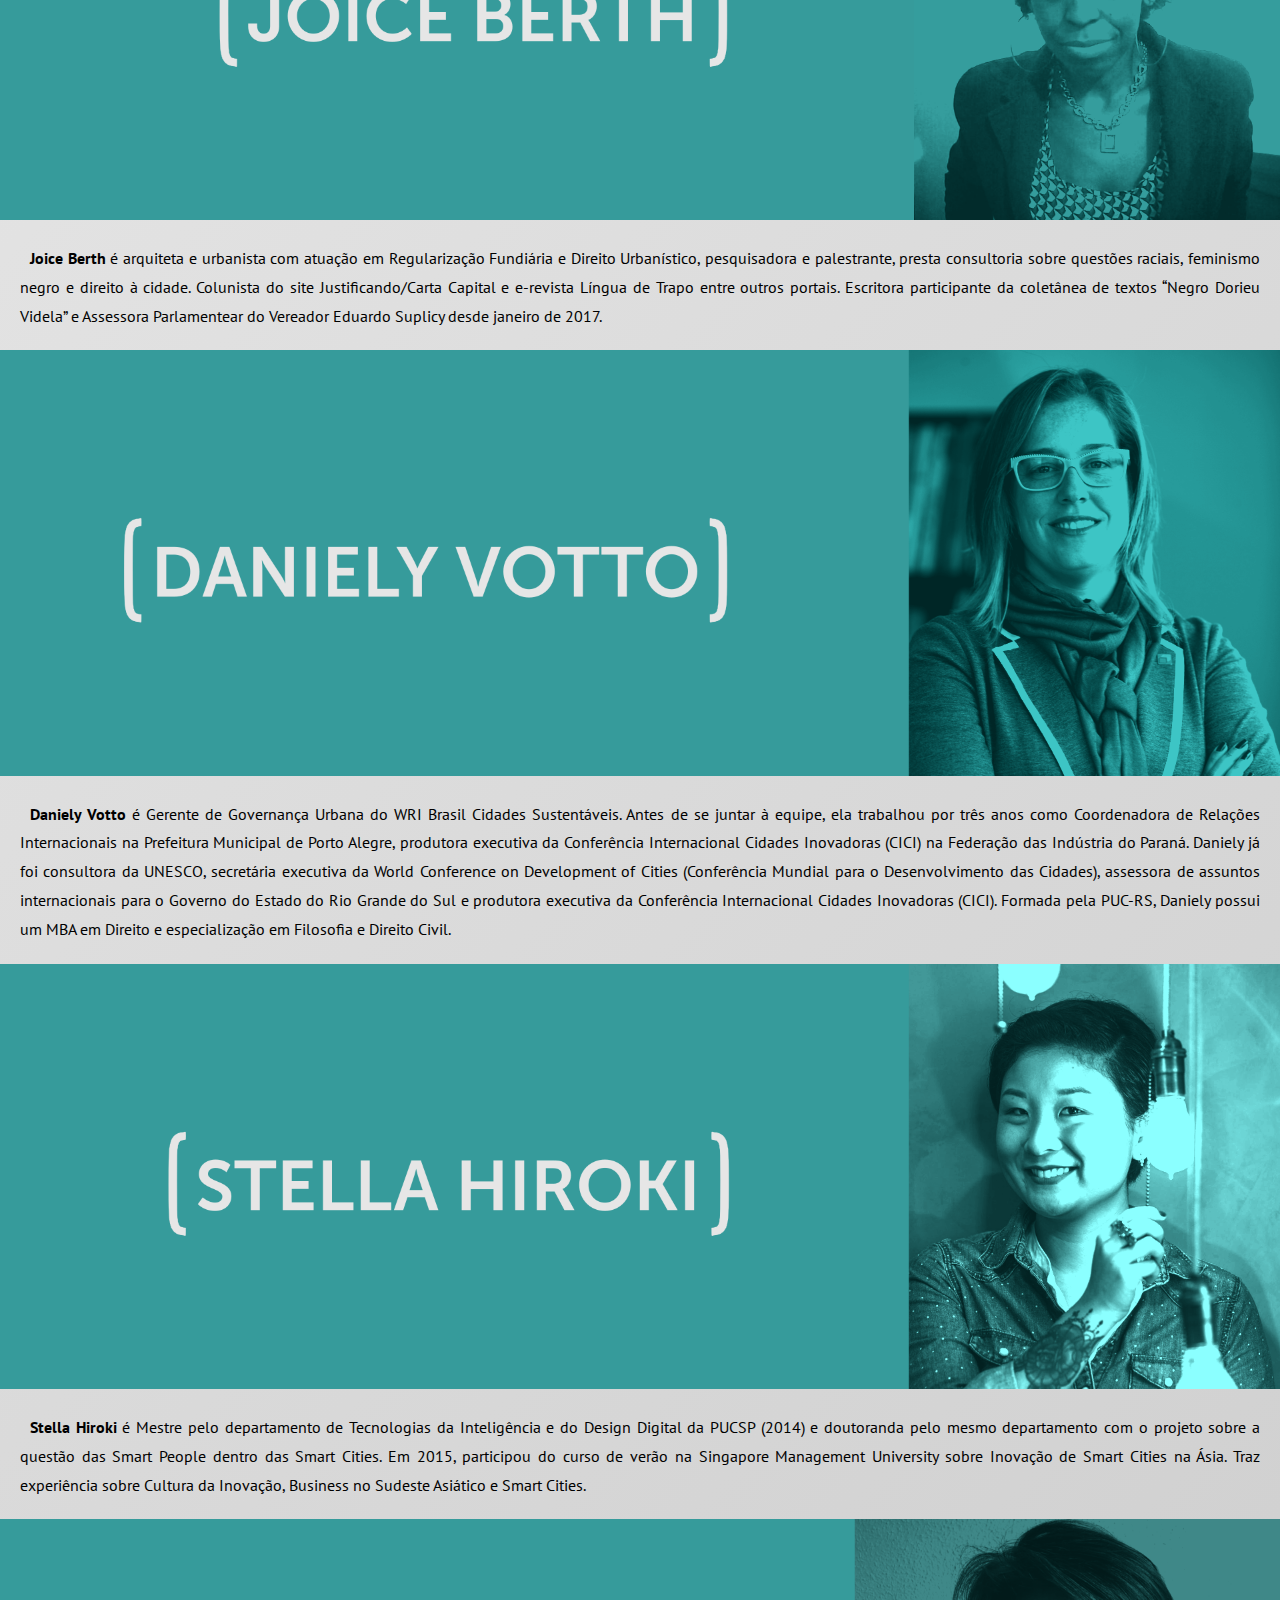
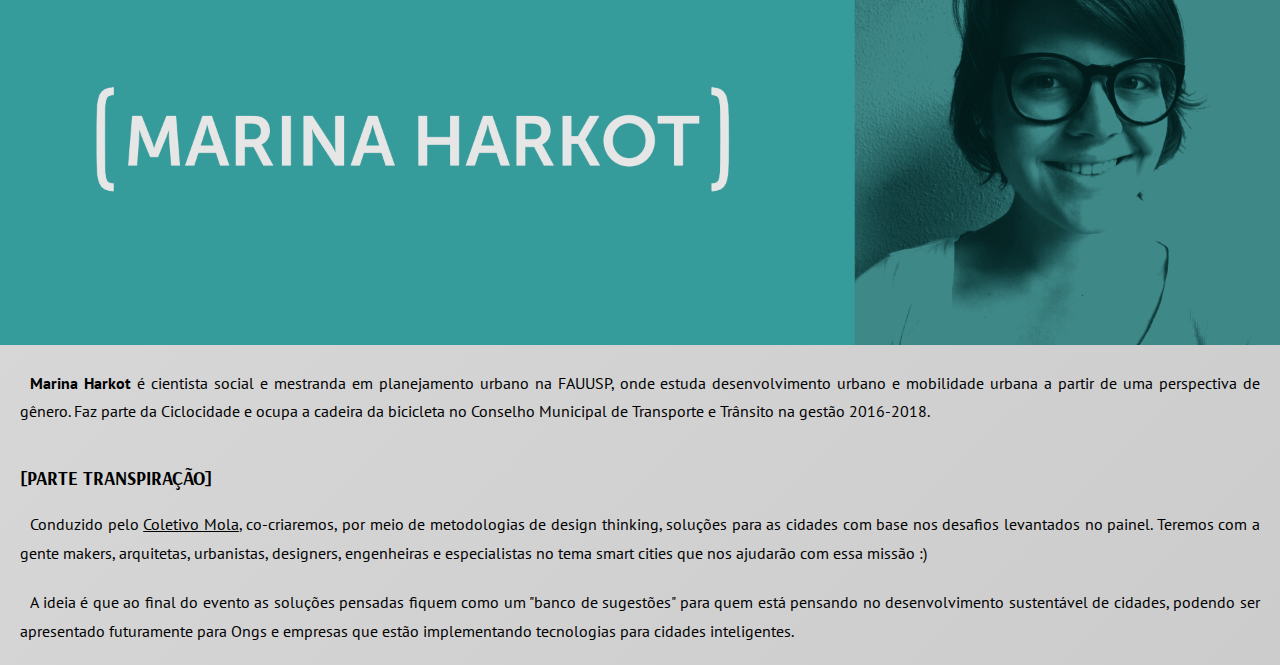
<file: smart-cities.html>
<!DOCTYPE html>
<html lang="pt-br">
<head>
	<meta charset="UTF-8">
	<meta name="viewport" content="width=device-width">
	<link href="https://fonts.googleapis.com/css?family=Arsenal" rel="stylesheet">
	<link href="https://fonts.googleapis.com/css?family=PT+Sans" rel="stylesheet">
	<link rel="stylesheet" href="css/upwit.css">
	<title>UPWIT - Unlocking the Power of Women in Technology</title>
</head>
<body>
	<header class="header-nav">
		<h1 lang="en"><a href="index.html">UPWIT - Unlocking the Power of Women in Technology</a></h1>
		<nav class="hidden-lg">
			<button title="menu" class="nav-btn">
				<span class="bar"></span>
				<span class="bar"></span>
				<span class="bar"></span>
			</button>
			<ul class="nav-links" lang="en">
				<li><a href="#the-movement">The Movement</a></li>
				<li><a href="#data">Data</a></li>
				<li><a href="#about-us">About Us</a></li>
				<li><a href="#contact">Contact</a></li>
			</ul>
		</nav>
	</header>
	<article>
		<h2><span lang="en">Cities for everyone</span></h2>
		<figure class="featured">
			<img src="img/banners/citiesforeveryone_home_1200.jpg" alt="Cities for Everyone. Sábado 11 de fevereiro">
		</figure>
		<h3>Inscrições abertas</h3>
		<p>
			A <strong>UPWIT</strong> (Unlocking the Power of Women in Technology) estimula a participação feminina na área de tecnologia por meio da criação de experiências. A cada encontro, conduzimos a discussão de um tema por meio das percepções de quatro convidadas e da promoção de uma experiência. Os painéis são dinâmicos e interativos, enquanto a parte prática propõe que as participantes se envolvam ativamente com o tema debatido. Esses encontros geram insights coletivos de produtos e serviços trazendo a perspectiva de gênero como centro da inovação, além do fortalecimento das mulheres no setor de tecnologia.
		</p>

		<h3>Line Up</h3>
		<ul>
			<li>14h - 14h30 - Recepção + Apresentação UP[W]IT</li>
			<li>14h30 - 14h45 - Check-in: Quebra-gelo perguntas</li>
			<li>14h45 - 16h15 - Aquário com as painelistas</li>
			<li>16h15 - 16h30 - Break</li>
			<li>16h30 - 19h - Workshop (inovações de gênero nas cidades)</li>
			<li>19h - 19h15 - Check Out + Aplicação de pesquisa</li>
		</ul>

		<h3>[50% INSPIRAÇÃO 50% TRANSPIRAÇÃO]</h3>

		<h3>[PARTE INSPIRAÇÃO]</h3>
		<p>
			A proposta do Cities For Everyone é repensar o planejamento de cidades a partir de uma perspectiva de gênero com auxílio de tecnologias. A programação terá início com um painel em formato de Aquário (Fishbowl) onde as painelistas e as participantes discutirão sobre os principais desafios enfrentados pelas mulheres no uso dos espaços urbanos. Conheça as painelistas:
		</p>

		<img src="img/JoiceBerth_banner_CitiesForEveryone_1920.png" />
		<p>
			<strong>Joice Berth</strong> é arquiteta e urbanista com atuação em Regularização Fundiária e Direito Urbanístico, pesquisadora e palestrante, presta consultoria sobre questões raciais, feminismo negro e direito à cidade. Colunista do site Justificando/Carta Capital e e-revista Língua de Trapo entre outros portais. Escritora participante da coletânea de textos “Negro Dorieu Videla” e Assessora Parlamentear do Vereador Eduardo Suplicy desde janeiro de 2017.
		</p>

		<img src="img/DanielyVotto_banner_CitiesForEveryone_1920.png" />

		<p>
			<strong>Daniely Votto</strong> é Gerente de Governança Urbana do WRI Brasil Cidades Sustentáveis. Antes de se juntar à equipe, ela trabalhou por três anos como Coordenadora de Relações Internacionais na Prefeitura Municipal de Porto Alegre, produtora executiva da Conferência Internacional Cidades Inovadoras (CICI) na Federação das Indústria do Paraná. Daniely já foi consultora da UNESCO, secretária executiva da World Conference on Development of Cities (Conferência Mundial para o Desenvolvimento das Cidades), assessora de assuntos internacionais para o Governo do Estado do Rio Grande do Sul e produtora executiva da Conferência Internacional Cidades Inovadoras (CICI). Formada pela PUC-RS, Daniely possui um MBA em Direito e especialização em Filosofia e Direito Civil.
		</p>

		<img src="img/StellaHiroki_banner_CitiesForEveryone_1920.png" />

		<p>
			<strong>Stella Hiroki</strong> é Mestre pelo departamento de Tecnologias da Inteligência e do Design Digital da PUCSP (2014) e doutoranda pelo mesmo departamento com o projeto sobre a questão das Smart People dentro das Smart Cities. Em 2015, participou do curso de verão na Singapore Management University sobre Inovação de Smart Cities na Ásia. Traz experiência sobre Cultura da Inovação, Business no Sudeste Asiático e Smart Cities.
		</p>

		<img src="img/MarinaHarkot_banner_CitiesForEveryone_1920.png" />

		<p>
			<strong>Marina Harkot</strong> é cientista social e mestranda em planejamento urbano na FAUUSP, onde estuda desenvolvimento urbano e mobilidade urbana a partir de uma perspectiva de gênero. Faz parte da Ciclocidade e ocupa a cadeira da bicicleta no Conselho Municipal de Transporte e Trânsito na gestão 2016-2018. 
		</p>

		<h3>[PARTE TRANSPIRAÇÃO]</h3>
		<p>
			Conduzido pelo <a href="http://www.coletivomola.com.br/">Coletivo Mola</a>, co-criaremos, por meio de metodologias de design thinking, soluções para as cidades com base nos desafios levantados no painel. Teremos com a gente makers, arquitetas, urbanistas, designers, engenheiras e especialistas no tema smart cities que nos ajudarão com essa missão :)
		</p>

		<p>
			A ideia é que ao final do evento as soluções pensadas fiquem como um "banco de sugestões" para quem está pensando no desenvolvimento sustentável de cidades, podendo ser apresentado futuramente para Ongs e empresas que estão implementando tecnologias para cidades inteligentes.
		</p>
	</article>
<script type="text/javascript" src="js/upwit.js"></script>
</body>
</html>
</file>
<file: css/upwit.css>
/* line 3, ../scss/_base.scss */
* {
  box-sizing: border-box;
  margin: 0;
  padding: 0;
}

/* line 11, ../scss/_base.scss */
html,
body {
  color: #000;
  font-family: 'PT Sans', sans-serif;
  height: 100%;
}

/* line 18, ../scss/_base.scss */
a {
  color: inherit;
}

/* line 22, ../scss/_base.scss */
img {
  max-width: 100%;
}

/* line 26, ../scss/_base.scss */
article {
  background: linear-gradient(135deg, #eeeeee 0%, #cccccc 100%);
}

/* line 32, ../scss/_base.scss */
h1, h2, h3 {
  font-family: 'Arsenal', sans-serif;
}

/* line 36, ../scss/_base.scss */
h2 {
  border-bottom: 1px solid #999;
  margin-bottom: 10px;
  padding: 10px 20px;
}
/* line 41, ../scss/_base.scss */
h2 a {
  text-decoration: none;
}

/* line 46, ../scss/_base.scss */
h3 {
  padding: 20px 20px 0;
}

/* line 50, ../scss/_base.scss */
p {
  line-height: 1.8em;
  padding: 20px;
  text-align: justify;
  text-indent: 10px;
}

/* line 57, ../scss/_base.scss */
p + p {
  padding-top: 0;
}

/* line 62, ../scss/_base.scss */
:not(nav) > ul, ol {
  margin: 0 20px 0 40px;
}
/* line 65, ../scss/_base.scss */
:not(nav) > ul li, ol li {
  padding-bottom: 10px;
}

/* line 70, ../scss/_base.scss */
nav ul {
  @extends .no-bullet;
}
/* line 73, ../scss/_base.scss */
nav ul a {
  text-decoration: none;
}

/* line 78, ../scss/_base.scss */
section[lang=en] {
  display: none;
}

/* line 82, ../scss/_base.scss */
footer {
  background: #333;
  color: #fff;
  padding: 5px;
  text-align: center;
}

@media (max-width: 480px) {
  /* line 91, ../scss/_base.scss */
  .hidden-xs {
    display: none;
  }
}

@media (min-width: 992px) {
  /* line 97, ../scss/_base.scss */
  .hidden-lg {
    display: none;
  }
}

/* line 103, ../scss/_base.scss */
.no-bullet {
  list-style: none;
}

/* line 1, ../scss/_home.scss */
.header-nav {
  padding-top: 5px;
  position: relative;
}
/* line 5, ../scss/_home.scss */
.header-nav h1 a {
  background: url(../img/upwit-logo.svg) no-repeat;
  background-size: auto 100%;
  background-position: center center;
  display: block;
  height: 60px;
  text-indent: -999em;
}
/* line 14, ../scss/_home.scss */
.header-nav button {
  background: none;
  border: none;
  left: 15px;
  padding: 6px 0;
  position: absolute;
  top: 15px;
  width: 40px;
}
/* line 23, ../scss/_home.scss */
.header-nav button .bar {
  background: #999;
  height: 5px;
  margin: 3px 5px;
  display: block;
}
/* line 31, ../scss/_home.scss */
.header-nav .nav-links {
  background: #b4ebed;
  display: none;
}
/* line 35, ../scss/_home.scss */
.header-nav .nav-links a {
  display: block;
  border-bottom: 1px solid rgba(0, 0, 0, 0.1);
  padding: 10px 20px;
}
/* line 41, ../scss/_home.scss */
.header-nav .nav-links li:last-child a {
  border-bottom: none;
}

/* line 49, ../scss/_home.scss */
#featured {
  height: calc(100% - 60px);
  display: flex;
  flex-wrap: wrap;
  padding-bottom: 20px;
  align-items: center;
}
/* line 57, ../scss/_home.scss */
#featured a {
  display: block;
}
/* line 61, ../scss/_home.scss */
#featured h2 {
  border: none;
  padding-top: 20px;
}
/* line 67, ../scss/_home.scss */
#featured figure a {
  min-height: 180px;
}
@media (max-width: 381px) {
  /* line 67, ../scss/_home.scss */
  #featured figure a {
    min-height: 200px;
  }
}
/* line 72, ../scss/_home.scss */
#featured .inscricoes {
  background: #b4ebed;
  width: 80%;
  margin: 0 auto;
  text-align: center;
  text-decoration: none;
  padding: 20px 0;
  border-radius: 5px;
  font-size: 2em;
  color: #666;
  text-shadow: 0 1px 1px #fff;
}
/* line 84, ../scss/_home.scss */
#featured .inscricoes:hover, #featured .inscricoes:active {
  background: #f0a303;
}

/* line 91, ../scss/_home.scss */
.banner {
  min-height: 310px;
  position: relative;
}
/* line 95, ../scss/_home.scss */
.banner figcaption {
  color: #666;
  line-height: 1.5em;
  padding: 20px;
}
/* line 102, ../scss/_home.scss */
.banner button {
  background: none;
  border: 0;
  color: inherit;
  font: inherit;
  line-height: normal;
  overflow: visible;
  -webkit-user-select: none;
  -moz-user-select: none;
  -ms-user-select: none;
}
/* line 114, ../scss/_home.scss */
.banner .pause,
.banner .play {
  display: block;
  position: absolute;
  right: 15px;
  top: 15px;
}
/* line 122, ../scss/_home.scss */
.banner .pause {
  border-left: 10px solid #333;
  border-right: 10px solid #333;
  height: 30px;
  width: 30px;
}
/* line 129, ../scss/_home.scss */
.banner .play {
  border-left: 25px solid #333;
  border-bottom: 15px solid transparent;
  border-top: 15px solid transparent;
}

/* line 136, ../scss/_home.scss */
#home h2 {
  margin-bottom: 0;
}

/* line 140, ../scss/_home.scss */
.btn-traduzir {
  border: 0;
  background: none;
  display: block;
  margin-left: auto;
  margin-bottom: -20px;
  padding: 10px 15px;
}
/* line 148, ../scss/_home.scss */
.btn-traduzir:focus {
  outline-color: #b4ebed;
}

/* line 157, ../scss/_home.scss */
#last-editions h2 {
  margin-bottom: 20px;
}
/* line 161, ../scss/_home.scss */
#last-editions h3 {
  padding: 0;
  text-align: center;
}
/* line 165, ../scss/_home.scss */
#last-editions h3 a {
  display: block;
  padding-bottom: 20px;
  text-decoration: none;
}
/* line 171, ../scss/_home.scss */
#last-editions h3 img {
  display: block;
  margin: 20px auto 0;
}

/* line 178, ../scss/_home.scss */
#contact {
  padding-bottom: 10px;
}
</file>
